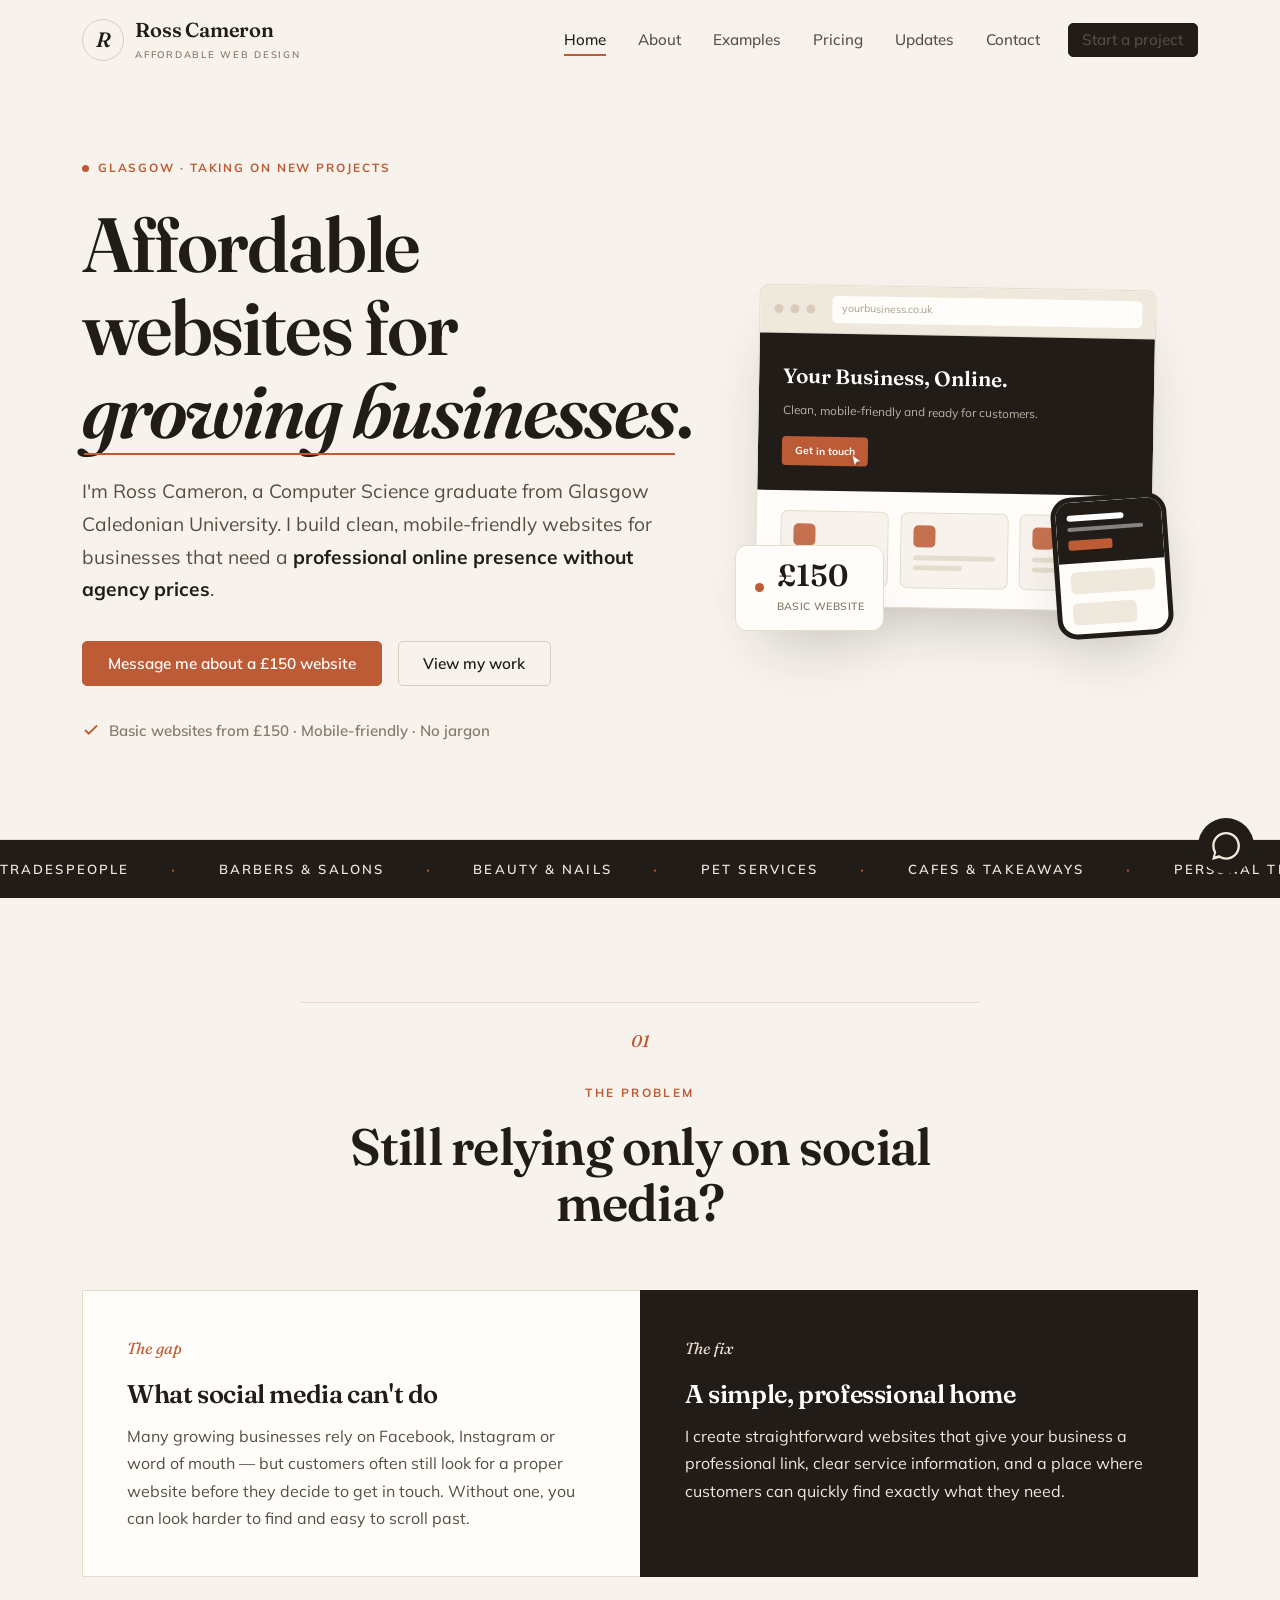
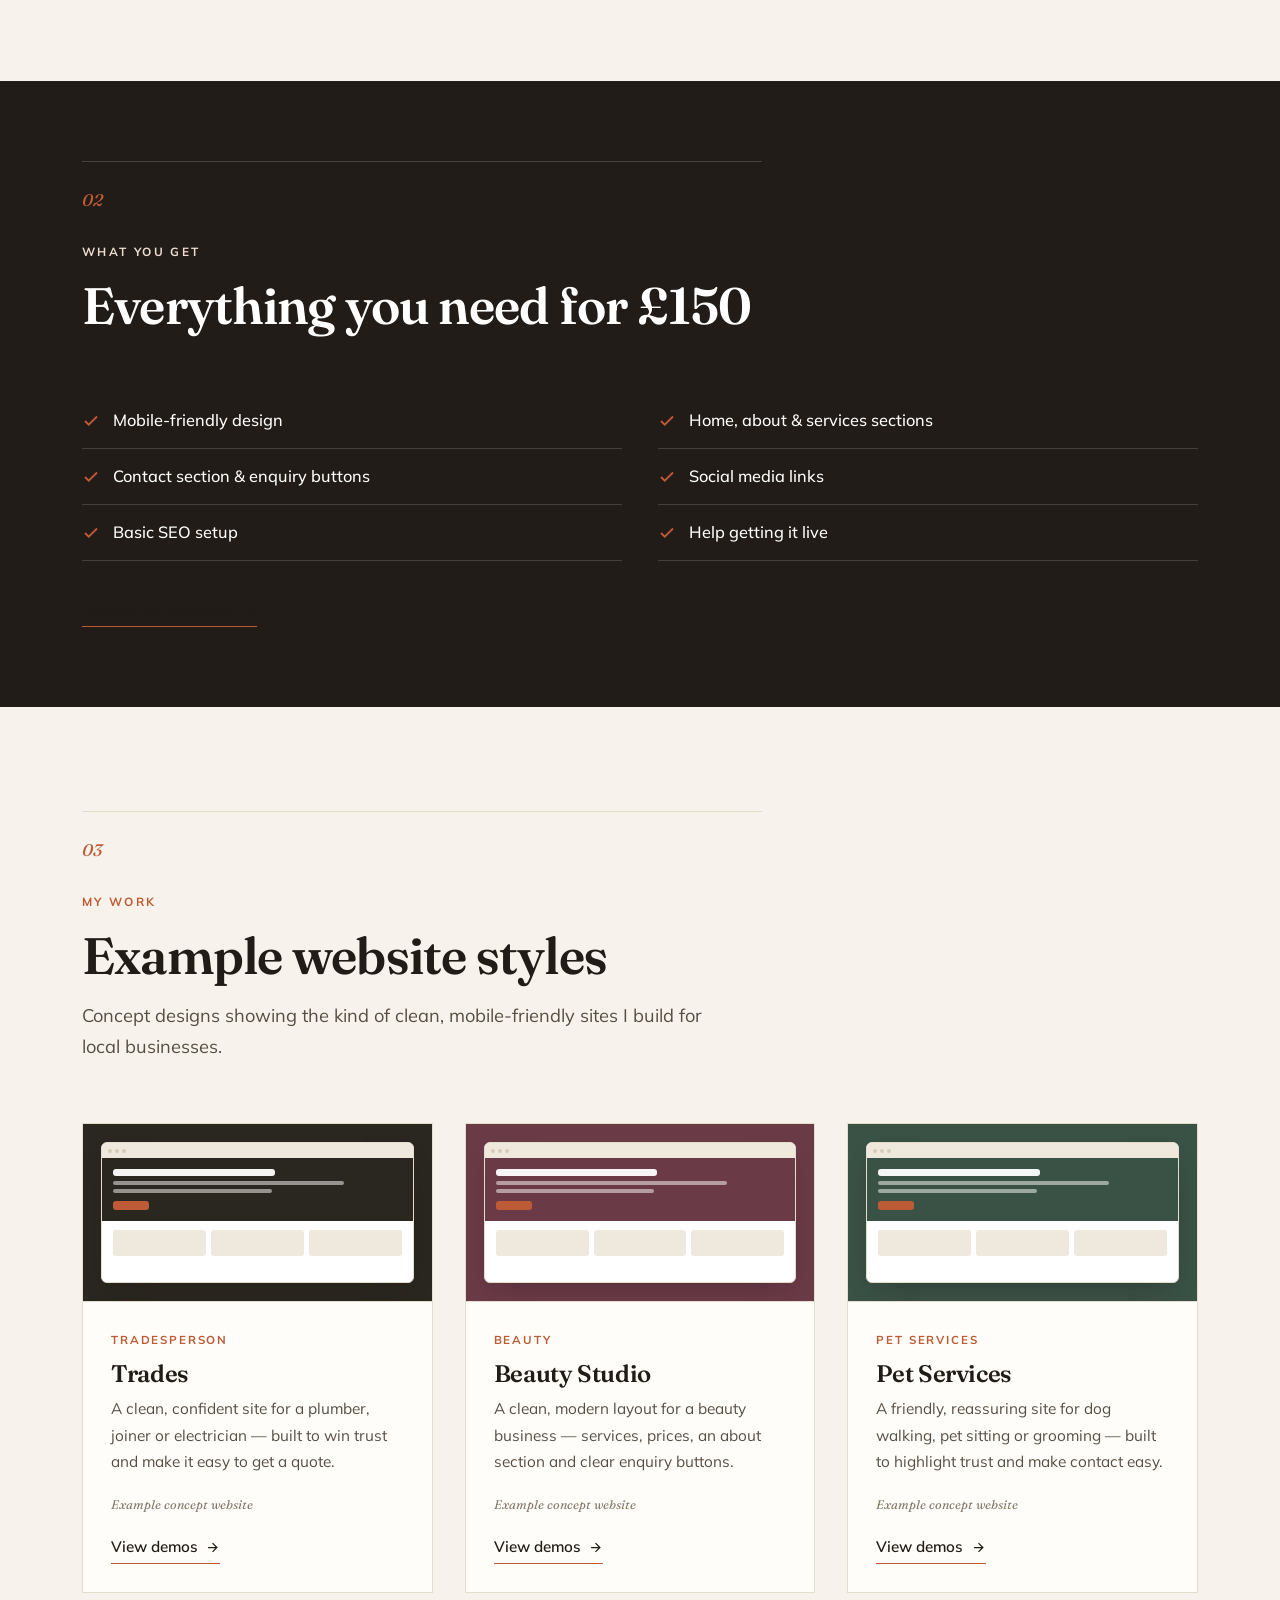
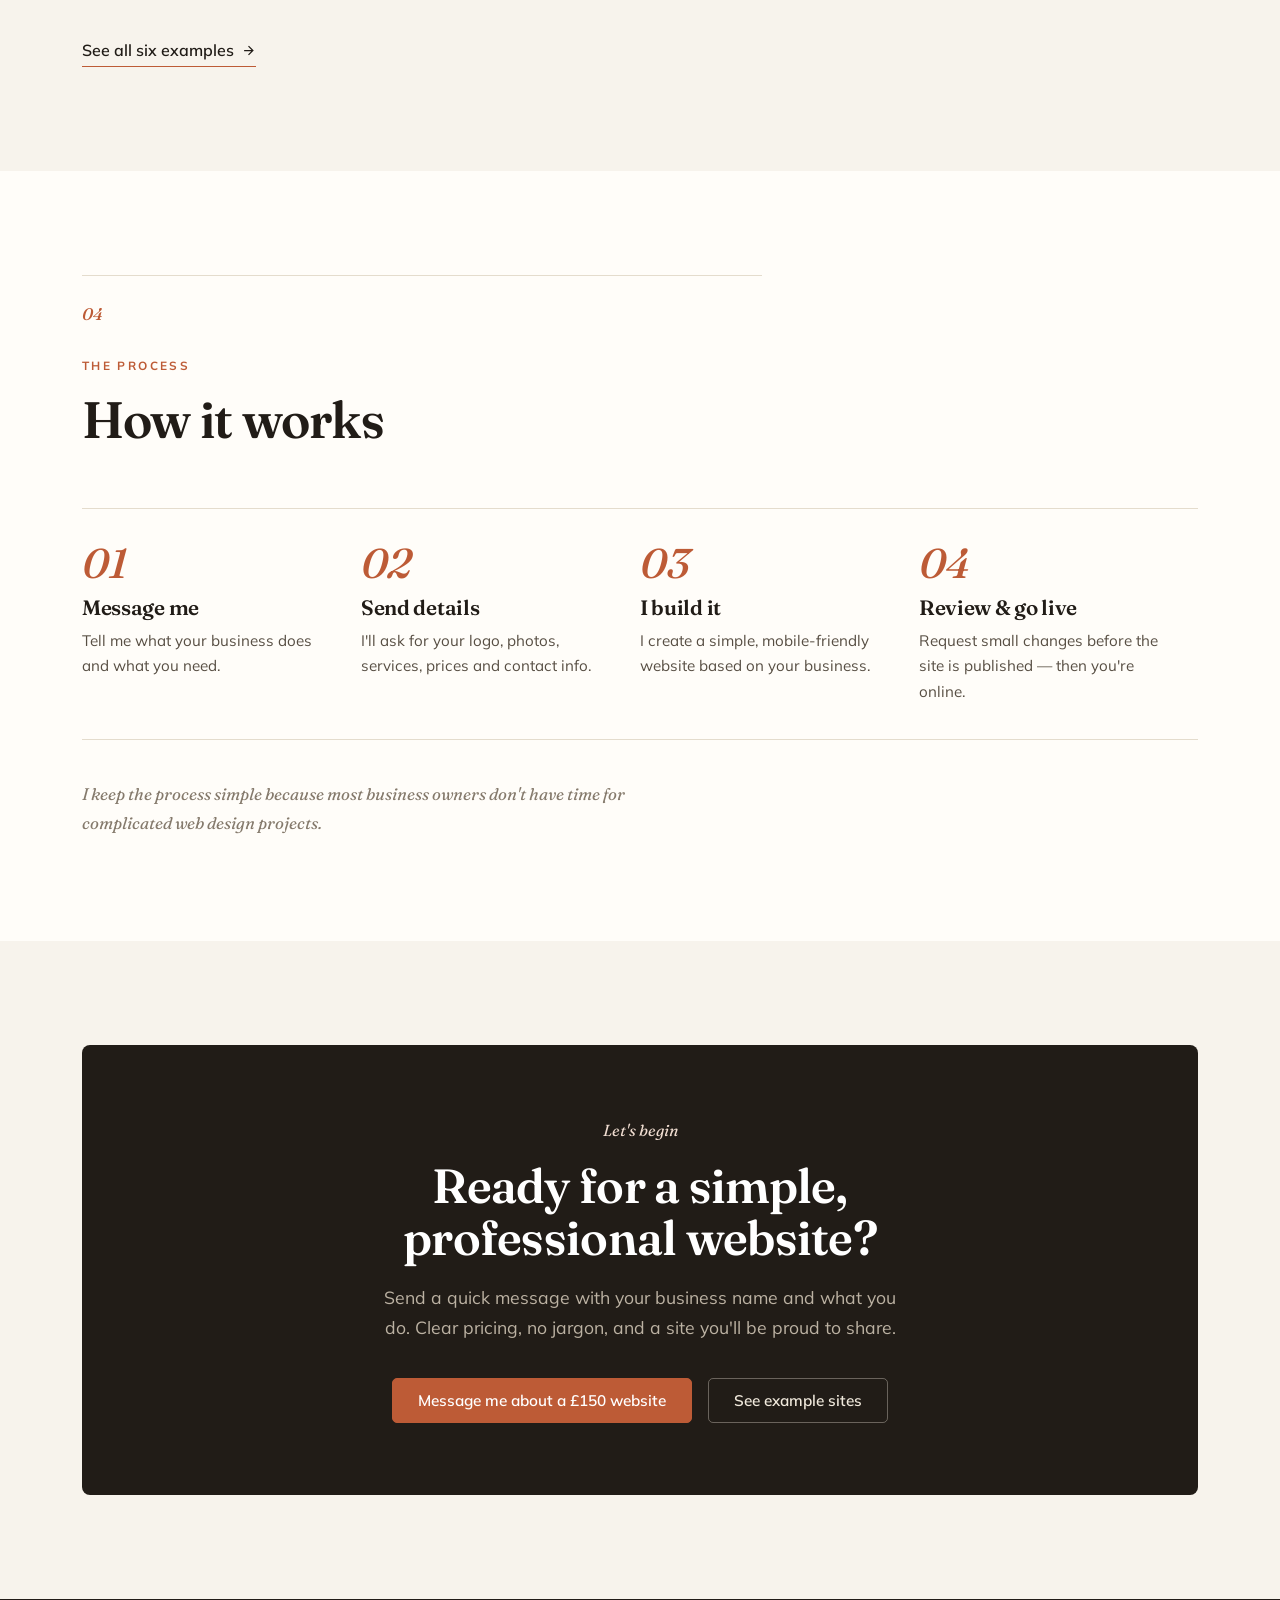
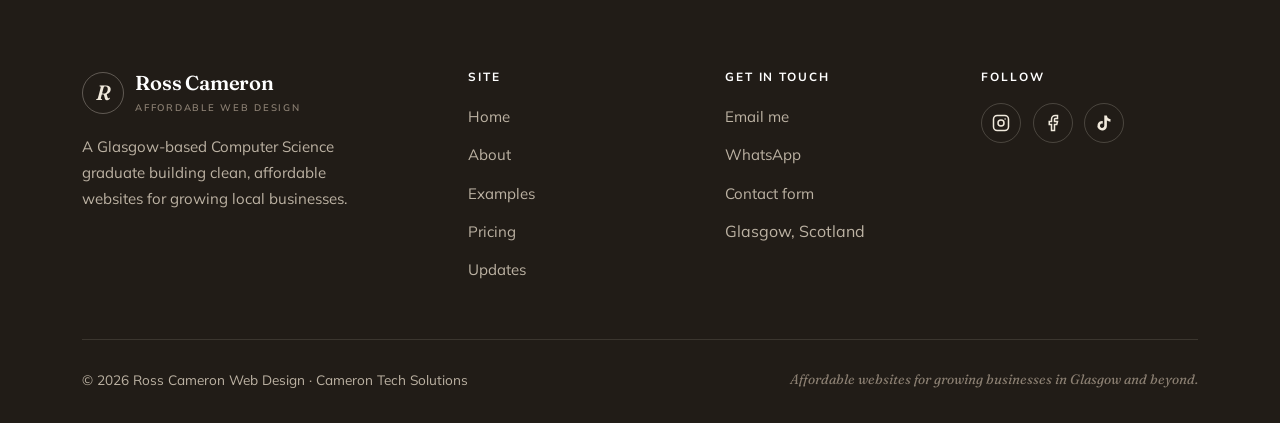
<file: index.html>
<!DOCTYPE html>
<html lang="en-GB">
<head>
<meta charset="UTF-8">
<meta name="viewport" content="width=device-width, initial-scale=1.0">
<title>Affordable Web Design Glasgow | Ross Cameron Web Design</title>
<meta name="description" content="Ross Cameron builds affordable, mobile-friendly websites for growing businesses in Glasgow and beyond. Basic websites from £150 with clear pricing and a simple process.">
<meta name="author" content="Ross Cameron">
<meta property="og:type" content="website">
<meta property="og:title" content="Affordable Web Design Glasgow | Ross Cameron Web Design">
<meta property="og:description" content="Ross Cameron builds affordable, mobile-friendly websites for growing businesses in Glasgow and beyond. Basic websites from £150 with clear pricing and a simple process.">
<meta property="og:locale" content="en_GB">
<meta property="og:image" content="https://rosscameronwebdesign.co.uk/og-image.png">
<meta name="twitter:card" content="summary_large_image">
<link rel="icon" href="data:image/svg+xml,%3Csvg xmlns='http://www.w3.org/2000/svg' viewBox='0 0 100 100'%3E%3Crect width='100' height='100' rx='50' fill='%23F7F3EC'/%3E%3Ctext x='50' y='72' font-family='Georgia,serif' font-style='italic' font-size='60' fill='%23211C17' text-anchor='middle'%3ER%3C/text%3E%3C/svg%3E">
<link rel="preconnect" href="https://fonts.googleapis.com">
<link rel="preconnect" href="https://fonts.gstatic.com" crossorigin>
<link href="https://fonts.googleapis.com/css2?family=Fraunces:opsz,wght@9..144,400;9..144,500;9..144,600;9..144,700&family=Mulish:wght@400;500;600;700&display=swap" rel="stylesheet">
<link rel="stylesheet" href="styles.css">
</head>
<body>
<header class="nav" id="nav">
  <div class="nav-inner">
    <a href="index.html" class="brand" aria-label="Ross Cameron Web Design home">
      <span class="logo">R</span>
      <span><span class="name">Ross Cameron</span><small>Affordable Web Design</small></span>
    </a>
    <ul class="nav-links" id="navLinks">
      <li><a href="index.html" class="active">Home</a></li><li><a href="about.html">About</a></li><li><a href="examples.html">Examples</a></li><li><a href="pricing.html">Pricing</a></li><li><a href="updates.html">Updates</a></li><li><a href="contact.html">Contact</a></li>
      <li class="nav-cta"><a href="contact.html" class="btn btn-primary">Start a project</a></li>
    </ul>
    <button class="hamburger" id="hamburger" aria-label="Toggle menu" aria-expanded="false"><span></span><span></span><span></span></button>
  </div>
</header>
<section class="hero">
  <div class="wrap">
    <div class="hero-grid">
      <div class="reveal">
        <span class="tagpill"><span class="dot"></span>Glasgow · Taking on new projects</span>
        <h1>Affordable websites for <span class="mark">growing businesses</span>.</h1>
        <p class="lead">I'm Ross Cameron, a Computer Science graduate from Glasgow Caledonian University. I build clean, mobile-friendly websites for businesses that need a <b>professional online presence without agency prices</b>.</p>
        <div class="hero-cta">
          <a href="contact.html" class="btn btn-accent">Message me about a £150 website</a>
          <a href="examples.html" class="btn btn-line">View my work</a>
        </div>
        <div class="trust-line"><svg width="18" height="18" viewBox="0 0 24 24" fill="none" stroke="currentColor" stroke-width="2.4"><polyline points="20 6 9 17 4 12"/></svg> Basic websites from £150 · Mobile-friendly · No jargon</div>
      </div>
      <div class="hero-visual reveal">
        <div class="browser">
          <div class="browser-bar"><span class="bd"></span><span class="bd"></span><span class="bd"></span><span class="url">yourbusiness.co.uk</span></div>
          <div class="mock-hero"><div class="mt">Your Business, Online.</div><div class="ms">Clean, mobile-friendly and ready for customers.</div><span class="mock-btn">Get in touch</span><span class="mock-cursor" aria-hidden="true"><svg viewBox="0 0 24 24" fill="currentColor"><path d="M4 2l4 16 3-6 6-1z"/></svg></span></div>
          <div class="mock-row">
            <div class="mock-card"><div class="ico"></div><div class="ln"></div><div class="ln s"></div></div>
            <div class="mock-card"><div class="ico"></div><div class="ln"></div><div class="ln s"></div></div>
            <div class="mock-card"><div class="ico"></div><div class="ln"></div><div class="ln s"></div></div>
          </div>
        </div>
        <div class="phone-mock" aria-hidden="true">
          <div class="phone-screen">
            <div class="pm-hero"><div class="pm-t"></div><div class="pm-s"></div><span class="pm-btn"></span></div>
            <div class="pm-card"></div>
            <div class="pm-card"></div>
          </div>
        </div>
        <div class="badge-float"><span class="dotmark"></span><div><span class="pt">£150</span><small>Basic website</small></div></div>
      </div>
    </div>
  </div>
</section>

<div class="marquee" aria-hidden="true"><div class="marquee-track">
  <span>Tradespeople</span><span>Barbers &amp; salons</span><span>Beauty &amp; nails</span><span>Pet services</span><span>Cafes &amp; takeaways</span><span>Personal trainers</span><span>Cleaners</span><span>Local sellers</span>
  <span>Tradespeople</span><span>Barbers &amp; salons</span><span>Beauty &amp; nails</span><span>Pet services</span><span>Cafes &amp; takeaways</span><span>Personal trainers</span><span>Cleaners</span><span>Local sellers</span>
</div></div>

<section class="section">
  <div class="wrap">
    <div class="section-head center reveal"><span class="sec-no">01</span><span class="eyebrow">The problem</span><h2 class="sec-title">Still relying only on social media?</h2></div>
    <div class="ps-grid">
      <div class="ps-card problem reveal"><span class="tag">The gap</span><h3>What social media can't do</h3><p>Many growing businesses rely on Facebook, Instagram or word of mouth — but customers often still look for a proper website before they decide to get in touch. Without one, you can look harder to find and easy to scroll past.</p></div>
      <div class="ps-card solution reveal"><span class="tag">The fix</span><h3>A simple, professional home</h3><p>I create straightforward websites that give your business a professional link, clear service information, and a place where customers can quickly find exactly what they need.</p></div>
    </div>
  </div>
</section>

<section class="section dark tight">
  <div class="wrap">
    <div class="section-head reveal"><span class="sec-no">02</span><span class="eyebrow">What you get</span><h2 class="sec-title">Everything you need for £150</h2></div>
    <ul class="inc-list reveal">
      <li><span class="ck"><svg width="18" height="18" viewBox="0 0 24 24" fill="none" stroke="currentColor" stroke-width="2.4"><polyline points="20 6 9 17 4 12"/></svg></span> Mobile-friendly design</li>
      <li><span class="ck"><svg width="18" height="18" viewBox="0 0 24 24" fill="none" stroke="currentColor" stroke-width="2.4"><polyline points="20 6 9 17 4 12"/></svg></span> Home, about &amp; services sections</li>
      <li><span class="ck"><svg width="18" height="18" viewBox="0 0 24 24" fill="none" stroke="currentColor" stroke-width="2.4"><polyline points="20 6 9 17 4 12"/></svg></span> Contact section &amp; enquiry buttons</li>
      <li><span class="ck"><svg width="18" height="18" viewBox="0 0 24 24" fill="none" stroke="currentColor" stroke-width="2.4"><polyline points="20 6 9 17 4 12"/></svg></span> Social media links</li>
      <li><span class="ck"><svg width="18" height="18" viewBox="0 0 24 24" fill="none" stroke="currentColor" stroke-width="2.4"><polyline points="20 6 9 17 4 12"/></svg></span> Basic SEO setup</li>
      <li><span class="ck"><svg width="18" height="18" viewBox="0 0 24 24" fill="none" stroke="currentColor" stroke-width="2.4"><polyline points="20 6 9 17 4 12"/></svg></span> Help getting it live</li>
    </ul>
    <div style="margin-top:36px" class="reveal"><a href="pricing.html" class="tlink">See the full package <svg width="15" height="15" viewBox="0 0 24 24" fill="none" stroke="currentColor" stroke-width="2"><path d="M5 12h14M12 5l7 7-7 7"/></svg></a></div>
  </div>
</section>

<section class="section">
  <div class="wrap">
    <div class="section-head reveal"><span class="sec-no">03</span><span class="eyebrow">My work</span><h2 class="sec-title">Example website styles</h2><p class="sec-sub">Concept designs showing the kind of clean, mobile-friendly sites I build for local businesses.</p></div>
    <div class="ex-grid">
      <div class="ex-card reveal"><div class="ex-thumb tag-trades"><div class="mini"><div class="mini-bar"><i></i><i></i><i></i></div><div class="mini-hero tag-trades"><div class="t"></div><div class="s"></div><div class="s" style="width:55%"></div><div class="b"></div></div><div class="mini-cards"><div class="c"></div><div class="c"></div><div class="c"></div></div></div></div><div class="ex-body"><div class="ex-kicker">Tradesperson</div><h3>Trades</h3><p>A clean, confident site for a plumber, joiner or electrician — built to win trust and make it easy to get a quote.</p><span class="concept">Example concept website</span><a href="examples.html" class="view-demo">View demos <svg width="15" height="15" viewBox="0 0 24 24" fill="none" stroke="currentColor" stroke-width="2"><path d="M5 12h14M12 5l7 7-7 7"/></svg></a></div></div>
      <div class="ex-card reveal"><div class="ex-thumb tag-beauty"><div class="mini"><div class="mini-bar"><i></i><i></i><i></i></div><div class="mini-hero tag-beauty"><div class="t"></div><div class="s"></div><div class="s" style="width:55%"></div><div class="b"></div></div><div class="mini-cards"><div class="c"></div><div class="c"></div><div class="c"></div></div></div></div><div class="ex-body"><div class="ex-kicker">Beauty</div><h3>Beauty Studio</h3><p>A clean, modern layout for a beauty business — services, prices, an about section and clear enquiry buttons.</p><span class="concept">Example concept website</span><a href="examples.html" class="view-demo">View demos <svg width="15" height="15" viewBox="0 0 24 24" fill="none" stroke="currentColor" stroke-width="2"><path d="M5 12h14M12 5l7 7-7 7"/></svg></a></div></div>
      <div class="ex-card reveal"><div class="ex-thumb tag-pet"><div class="mini"><div class="mini-bar"><i></i><i></i><i></i></div><div class="mini-hero tag-pet"><div class="t"></div><div class="s"></div><div class="s" style="width:55%"></div><div class="b"></div></div><div class="mini-cards"><div class="c"></div><div class="c"></div><div class="c"></div></div></div></div><div class="ex-body"><div class="ex-kicker">Pet services</div><h3>Pet Services</h3><p>A friendly, reassuring site for dog walking, pet sitting or grooming — built to highlight trust and make contact easy.</p><span class="concept">Example concept website</span><a href="examples.html" class="view-demo">View demos <svg width="15" height="15" viewBox="0 0 24 24" fill="none" stroke="currentColor" stroke-width="2"><path d="M5 12h14M12 5l7 7-7 7"/></svg></a></div></div>
    </div>
    <div style="margin-top:44px" class="reveal"><a href="examples.html" class="tlink">See all six examples <svg width="15" height="15" viewBox="0 0 24 24" fill="none" stroke="currentColor" stroke-width="2"><path d="M5 12h14M12 5l7 7-7 7"/></svg></a></div>
  </div>
</section>

<section class="section" style="background:var(--card)">
  <div class="wrap">
    <div class="section-head reveal"><span class="sec-no">04</span><span class="eyebrow">The process</span><h2 class="sec-title">How it works</h2></div>
    <div class="steps reveal">
      <div class="step"><div class="num">01</div><h3>Message me</h3><p>Tell me what your business does and what you need.</p></div>
      <div class="step"><div class="num">02</div><h3>Send details</h3><p>I'll ask for your logo, photos, services, prices and contact info.</p></div>
      <div class="step"><div class="num">03</div><h3>I build it</h3><p>I create a simple, mobile-friendly website based on your business.</p></div>
      <div class="step"><div class="num">04</div><h3>Review &amp; go live</h3><p>Request small changes before the site is published — then you're online.</p></div>
    </div>
    <p class="proc-note reveal">I keep the process simple because most business owners don't have time for complicated web design projects.</p>
  </div>
</section>

<section class="section">
  <div class="wrap">
    <div class="cta-band reveal">
      <span class="em">Let's begin</span>
      <h2>Ready for a simple, professional website?</h2>
      <p>Send a quick message with your business name and what you do. Clear pricing, no jargon, and a site you'll be proud to share.</p>
      <div class="btns">
        <a href="contact.html" class="btn btn-accent">Message me about a £150 website</a>
        <a href="examples.html" class="btn btn-ghost">See example sites</a>
      </div>
    </div>
  </div>
</section>
<footer>
  <div class="wrap">
    <div class="foot-grid">
      <div class="foot-brand">
        <div class="brand"><span class="logo">R</span><span><span class="name">Ross Cameron</span><small>Affordable Web Design</small></span></div>
        <p>A Glasgow-based Computer Science graduate building clean, affordable websites for growing local businesses.</p>
      </div>
      <div class="foot-col"><h4>Site</h4><ul>
        <li><a href="index.html">Home</a></li><li><a href="about.html">About</a></li>
        <li><a href="examples.html">Examples</a></li><li><a href="pricing.html">Pricing</a></li>
        <li><a href="updates.html">Updates</a></li></ul></div>
      <div class="foot-col"><h4>Get in touch</h4><ul>
        <li><a href="mailto:hello@rosscameronwebdesign.co.uk">Email me</a></li>
        <li><a href="https://wa.me/447000000000" target="_blank" rel="noopener">WhatsApp</a></li>
        <li><a href="contact.html">Contact form</a></li>
        <li>Glasgow, Scotland</li></ul></div>
      <div class="foot-col"><h4>Follow</h4><div class="socials">
        <a href="#" aria-label="Instagram"><svg width="18" height="18" viewBox="0 0 24 24" fill="none" stroke="currentColor" stroke-width="2"><rect x="2" y="2" width="20" height="20" rx="5"/><circle cx="12" cy="12" r="4"/><circle cx="17.5" cy="6.5" r="1" fill="currentColor" stroke="none"/></svg></a>
        <a href="#" aria-label="Facebook"><svg width="18" height="18" viewBox="0 0 24 24" fill="none" stroke="currentColor" stroke-width="2"><path d="M18 2h-3a5 5 0 0 0-5 5v3H7v4h3v8h4v-8h3l1-4h-4V7a1 1 0 0 1 1-1h3z"/></svg></a>
        <a href="#" aria-label="TikTok"><svg width="18" height="18" viewBox="0 0 24 24" fill="currentColor"><path d="M19.59 6.69a4.83 4.83 0 0 1-3.77-4.25V2h-3.45v13.67a2.89 2.89 0 0 1-5.2 1.74 2.89 2.89 0 0 1 2.31-4.64 2.93 2.93 0 0 1 .88.13V9.4a6.84 6.84 0 0 0-1-.05A6.33 6.33 0 0 0 5 20.1a6.34 6.34 0 0 0 10.86-4.43V8.69a8.16 8.16 0 0 0 4.77 1.52v-3.4a4.85 4.85 0 0 1-1.04-.12z"/></svg></a>
      </div></div>
    </div>
    <div class="foot-bottom">
      <span>© 2026 Ross Cameron Web Design · Cameron Tech Solutions</span>
      <span class="made">Affordable websites for growing businesses in Glasgow and beyond.</span>
    </div>
  </div>
</footer>
<a href="https://wa.me/447000000000?text=Hi%20Ross%2C%20I'm%20interested%20in%20a%20%C2%A3150%20website." target="_blank" rel="noopener" class="wa-float" aria-label="Message on WhatsApp">
  <svg width="28" height="28" viewBox="0 0 24 24" fill="currentColor"><path d="M.057 24l1.687-6.163a11.867 11.867 0 0 1-1.587-5.946C.16 5.335 5.495 0 12.05 0a11.82 11.82 0 0 1 8.413 3.488 11.82 11.82 0 0 1 3.48 8.414c-.003 6.557-5.338 11.892-11.893 11.892a11.9 11.9 0 0 1-5.688-1.448L.057 24zm6.597-3.807c1.676.995 3.276 1.591 5.392 1.592 5.448 0 9.886-4.434 9.889-9.885.002-5.462-4.415-9.89-9.881-9.892-5.452 0-9.887 4.434-9.889 9.884a9.86 9.86 0 0 0 1.515 5.26l-.999 3.648 3.973-1.039z"/></svg>
</a>

<script src="script.js"></script>
</body>
</html>
</file>
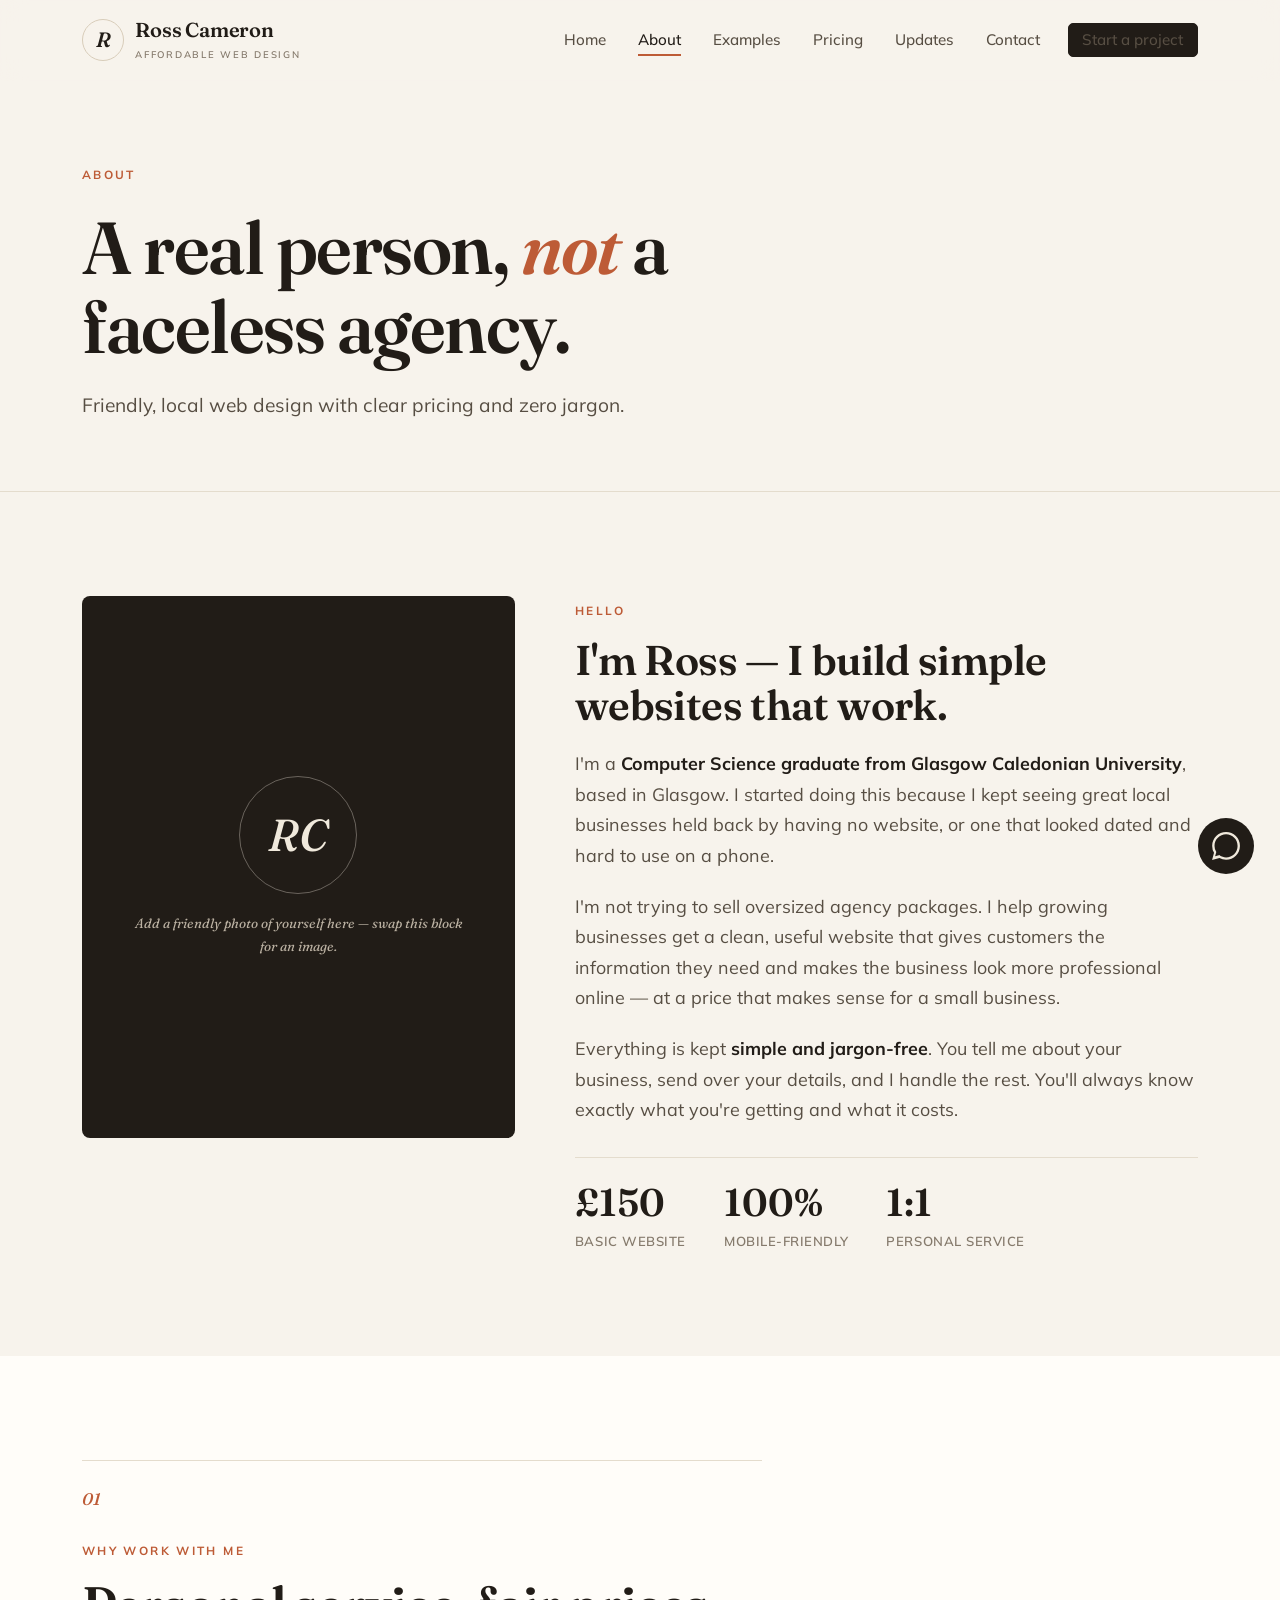
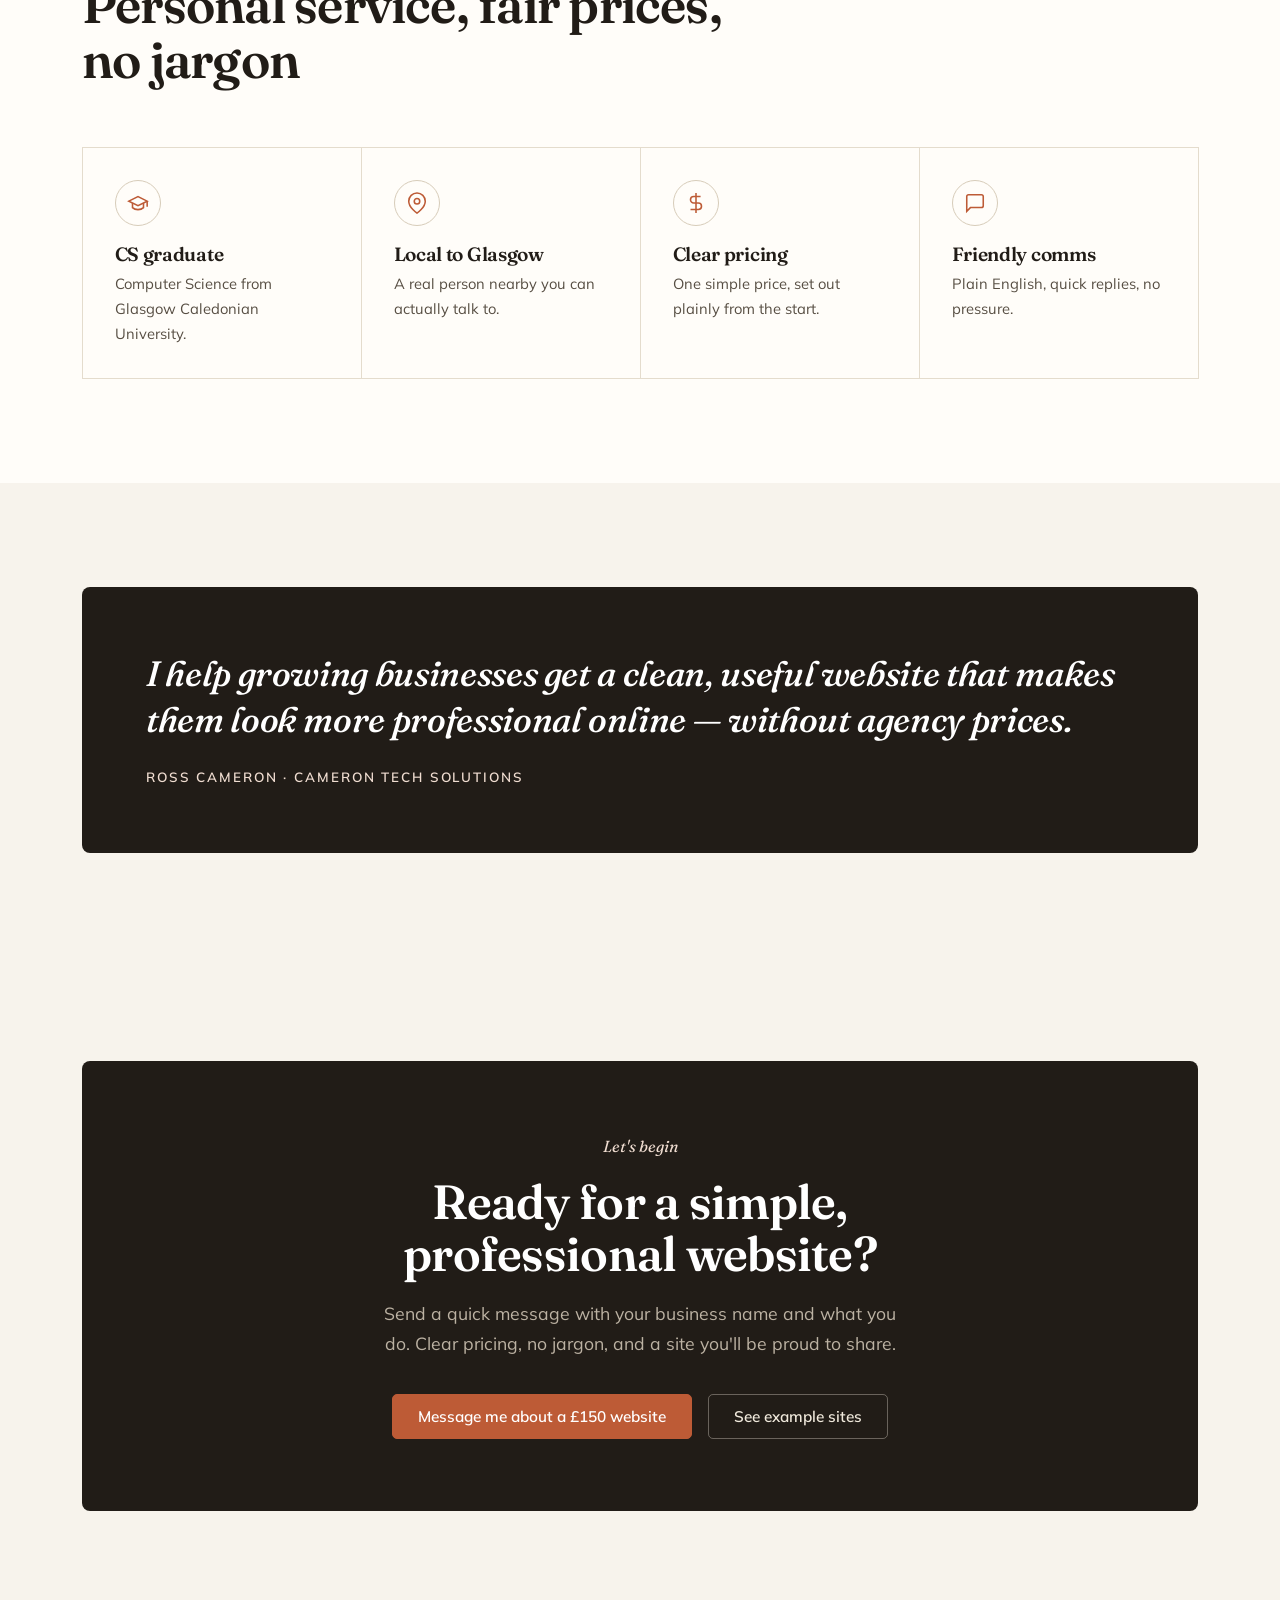
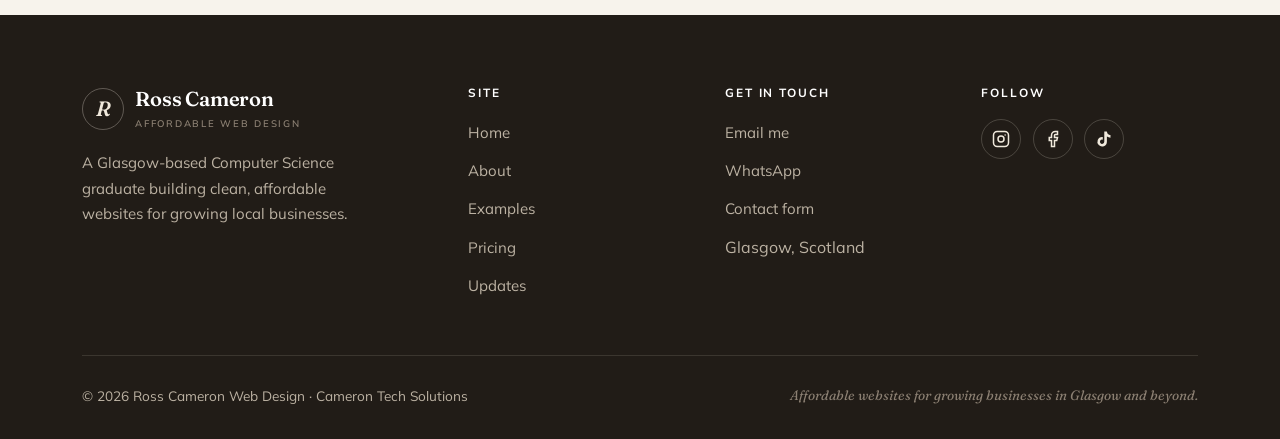
<file: about.html>
<!DOCTYPE html>
<html lang="en-GB">
<head>
<meta charset="UTF-8">
<meta name="viewport" content="width=device-width, initial-scale=1.0">
<title>About Ross Cameron | Affordable Web Design Glasgow</title>
<meta name="description" content="Ross Cameron is a Glasgow-based Computer Science graduate building affordable, no-jargon websites for growing local businesses.">
<meta name="author" content="Ross Cameron">
<meta property="og:type" content="website">
<meta property="og:title" content="About Ross Cameron | Affordable Web Design Glasgow">
<meta property="og:description" content="Ross Cameron is a Glasgow-based Computer Science graduate building affordable, no-jargon websites for growing local businesses.">
<meta property="og:locale" content="en_GB">
<meta property="og:image" content="https://rosscameronwebdesign.co.uk/og-image.png">
<meta name="twitter:card" content="summary_large_image">
<link rel="icon" href="data:image/svg+xml,%3Csvg xmlns='http://www.w3.org/2000/svg' viewBox='0 0 100 100'%3E%3Crect width='100' height='100' rx='50' fill='%23F7F3EC'/%3E%3Ctext x='50' y='72' font-family='Georgia,serif' font-style='italic' font-size='60' fill='%23211C17' text-anchor='middle'%3ER%3C/text%3E%3C/svg%3E">
<link rel="preconnect" href="https://fonts.googleapis.com">
<link rel="preconnect" href="https://fonts.gstatic.com" crossorigin>
<link href="https://fonts.googleapis.com/css2?family=Fraunces:opsz,wght@9..144,400;9..144,500;9..144,600;9..144,700&family=Mulish:wght@400;500;600;700&display=swap" rel="stylesheet">
<link rel="stylesheet" href="styles.css">
</head>
<body>
<header class="nav" id="nav">
  <div class="nav-inner">
    <a href="index.html" class="brand" aria-label="Ross Cameron Web Design home">
      <span class="logo">R</span>
      <span><span class="name">Ross Cameron</span><small>Affordable Web Design</small></span>
    </a>
    <ul class="nav-links" id="navLinks">
      <li><a href="index.html">Home</a></li><li><a href="about.html" class="active">About</a></li><li><a href="examples.html">Examples</a></li><li><a href="pricing.html">Pricing</a></li><li><a href="updates.html">Updates</a></li><li><a href="contact.html">Contact</a></li>
      <li class="nav-cta"><a href="contact.html" class="btn btn-primary">Start a project</a></li>
    </ul>
    <button class="hamburger" id="hamburger" aria-label="Toggle menu" aria-expanded="false"><span></span><span></span><span></span></button>
  </div>
</header>
<section class="page-hero"><div class="wrap"><div class="crumb">About</div><h1>A real person, <em>not</em> a faceless agency.</h1><p>Friendly, local web design with clear pricing and zero jargon.</p></div></section>

<section class="section">
  <div class="wrap">
    <div class="about-grid">
      <div class="about-photo reveal"><div class="avatar">RC</div><p class="ph-note">Add a friendly photo of yourself here — swap this block for an image.</p></div>
      <div class="about-body reveal">
        <span class="eyebrow">Hello</span>
        <h2>I'm Ross — I build simple websites that work.</h2>
        <p>I'm a <b>Computer Science graduate from Glasgow Caledonian University</b>, based in Glasgow. I started doing this because I kept seeing great local businesses held back by having no website, or one that looked dated and hard to use on a phone.</p>
        <p>I'm not trying to sell oversized agency packages. I help growing businesses get a clean, useful website that gives customers the information they need and makes the business look more professional online — at a price that makes sense for a small business.</p>
        <p>Everything is kept <b>simple and jargon-free</b>. You tell me about your business, send over your details, and I handle the rest. You'll always know exactly what you're getting and what it costs.</p>
        <div class="about-stats">
          <div class="st"><div class="n">£150</div><div class="lbl">Basic website</div></div>
          <div class="st"><div class="n">100%</div><div class="lbl">Mobile-friendly</div></div>
          <div class="st"><div class="n">1:1</div><div class="lbl">Personal service</div></div>
        </div>
      </div>
    </div>
  </div>
</section>

<section class="section" style="background:var(--card)">
  <div class="wrap">
    <div class="section-head reveal"><span class="sec-no">01</span><span class="eyebrow">Why work with me</span><h2 class="sec-title">Personal service, fair prices, no jargon</h2></div>
    <div class="why-grid">
      <div class="why-item reveal"><div class="ic"><svg width="22" height="22" viewBox="0 0 24 24" fill="none" stroke="currentColor" stroke-width="1.7"><path d="M22 10v6M2 10l10-5 10 5-10 5z"/><path d="M6 12v5c3 3 9 3 12 0v-5"/></svg></div><h4>CS graduate</h4><p>Computer Science from Glasgow Caledonian University.</p></div>
      <div class="why-item reveal"><div class="ic"><svg width="22" height="22" viewBox="0 0 24 24" fill="none" stroke="currentColor" stroke-width="1.7"><path d="M21 10c0 7-9 13-9 13s-9-6-9-13a9 9 0 0 1 18 0z"/><circle cx="12" cy="10" r="3"/></svg></div><h4>Local to Glasgow</h4><p>A real person nearby you can actually talk to.</p></div>
      <div class="why-item reveal"><div class="ic"><svg width="22" height="22" viewBox="0 0 24 24" fill="none" stroke="currentColor" stroke-width="1.7"><line x1="12" y1="1" x2="12" y2="23"/><path d="M17 5H9.5a3.5 3.5 0 0 0 0 7h5a3.5 3.5 0 0 1 0 7H6"/></svg></div><h4>Clear pricing</h4><p>One simple price, set out plainly from the start.</p></div>
      <div class="why-item reveal"><div class="ic"><svg width="22" height="22" viewBox="0 0 24 24" fill="none" stroke="currentColor" stroke-width="1.7"><path d="M21 15a2 2 0 0 1-2 2H7l-4 4V5a2 2 0 0 1 2-2h14a2 2 0 0 1 2 2z"/></svg></div><h4>Friendly comms</h4><p>Plain English, quick replies, no pressure.</p></div>
    </div>
  </div>
</section>

<section class="section">
  <div class="wrap"><div class="quote-band reveal"><p>I help growing businesses get a clean, useful website that makes them look more professional online — without agency prices.</p><span class="sig">Ross Cameron · Cameron Tech Solutions</span></div></div>
</section>

<section class="section">
  <div class="wrap">
    <div class="cta-band reveal">
      <span class="em">Let's begin</span>
      <h2>Ready for a simple, professional website?</h2>
      <p>Send a quick message with your business name and what you do. Clear pricing, no jargon, and a site you'll be proud to share.</p>
      <div class="btns">
        <a href="contact.html" class="btn btn-accent">Message me about a £150 website</a>
        <a href="examples.html" class="btn btn-ghost">See example sites</a>
      </div>
    </div>
  </div>
</section>
<footer>
  <div class="wrap">
    <div class="foot-grid">
      <div class="foot-brand">
        <div class="brand"><span class="logo">R</span><span><span class="name">Ross Cameron</span><small>Affordable Web Design</small></span></div>
        <p>A Glasgow-based Computer Science graduate building clean, affordable websites for growing local businesses.</p>
      </div>
      <div class="foot-col"><h4>Site</h4><ul>
        <li><a href="index.html">Home</a></li><li><a href="about.html">About</a></li>
        <li><a href="examples.html">Examples</a></li><li><a href="pricing.html">Pricing</a></li>
        <li><a href="updates.html">Updates</a></li></ul></div>
      <div class="foot-col"><h4>Get in touch</h4><ul>
        <li><a href="mailto:hello@rosscameronwebdesign.co.uk">Email me</a></li>
        <li><a href="https://wa.me/447000000000" target="_blank" rel="noopener">WhatsApp</a></li>
        <li><a href="contact.html">Contact form</a></li>
        <li>Glasgow, Scotland</li></ul></div>
      <div class="foot-col"><h4>Follow</h4><div class="socials">
        <a href="#" aria-label="Instagram"><svg width="18" height="18" viewBox="0 0 24 24" fill="none" stroke="currentColor" stroke-width="2"><rect x="2" y="2" width="20" height="20" rx="5"/><circle cx="12" cy="12" r="4"/><circle cx="17.5" cy="6.5" r="1" fill="currentColor" stroke="none"/></svg></a>
        <a href="#" aria-label="Facebook"><svg width="18" height="18" viewBox="0 0 24 24" fill="none" stroke="currentColor" stroke-width="2"><path d="M18 2h-3a5 5 0 0 0-5 5v3H7v4h3v8h4v-8h3l1-4h-4V7a1 1 0 0 1 1-1h3z"/></svg></a>
        <a href="#" aria-label="TikTok"><svg width="18" height="18" viewBox="0 0 24 24" fill="currentColor"><path d="M19.59 6.69a4.83 4.83 0 0 1-3.77-4.25V2h-3.45v13.67a2.89 2.89 0 0 1-5.2 1.74 2.89 2.89 0 0 1 2.31-4.64 2.93 2.93 0 0 1 .88.13V9.4a6.84 6.84 0 0 0-1-.05A6.33 6.33 0 0 0 5 20.1a6.34 6.34 0 0 0 10.86-4.43V8.69a8.16 8.16 0 0 0 4.77 1.52v-3.4a4.85 4.85 0 0 1-1.04-.12z"/></svg></a>
      </div></div>
    </div>
    <div class="foot-bottom">
      <span>© 2026 Ross Cameron Web Design · Cameron Tech Solutions</span>
      <span class="made">Affordable websites for growing businesses in Glasgow and beyond.</span>
    </div>
  </div>
</footer>
<a href="https://wa.me/447000000000?text=Hi%20Ross%2C%20I'm%20interested%20in%20a%20%C2%A3150%20website." target="_blank" rel="noopener" class="wa-float" aria-label="Message on WhatsApp">
  <svg width="28" height="28" viewBox="0 0 24 24" fill="currentColor"><path d="M.057 24l1.687-6.163a11.867 11.867 0 0 1-1.587-5.946C.16 5.335 5.495 0 12.05 0a11.82 11.82 0 0 1 8.413 3.488 11.82 11.82 0 0 1 3.48 8.414c-.003 6.557-5.338 11.892-11.893 11.892a11.9 11.9 0 0 1-5.688-1.448L.057 24zm6.597-3.807c1.676.995 3.276 1.591 5.392 1.592 5.448 0 9.886-4.434 9.889-9.885.002-5.462-4.415-9.89-9.881-9.892-5.452 0-9.887 4.434-9.889 9.884a9.86 9.86 0 0 0 1.515 5.26l-.999 3.648 3.973-1.039z"/></svg>
</a>

<script src="script.js"></script>
</body>
</html>
</file>
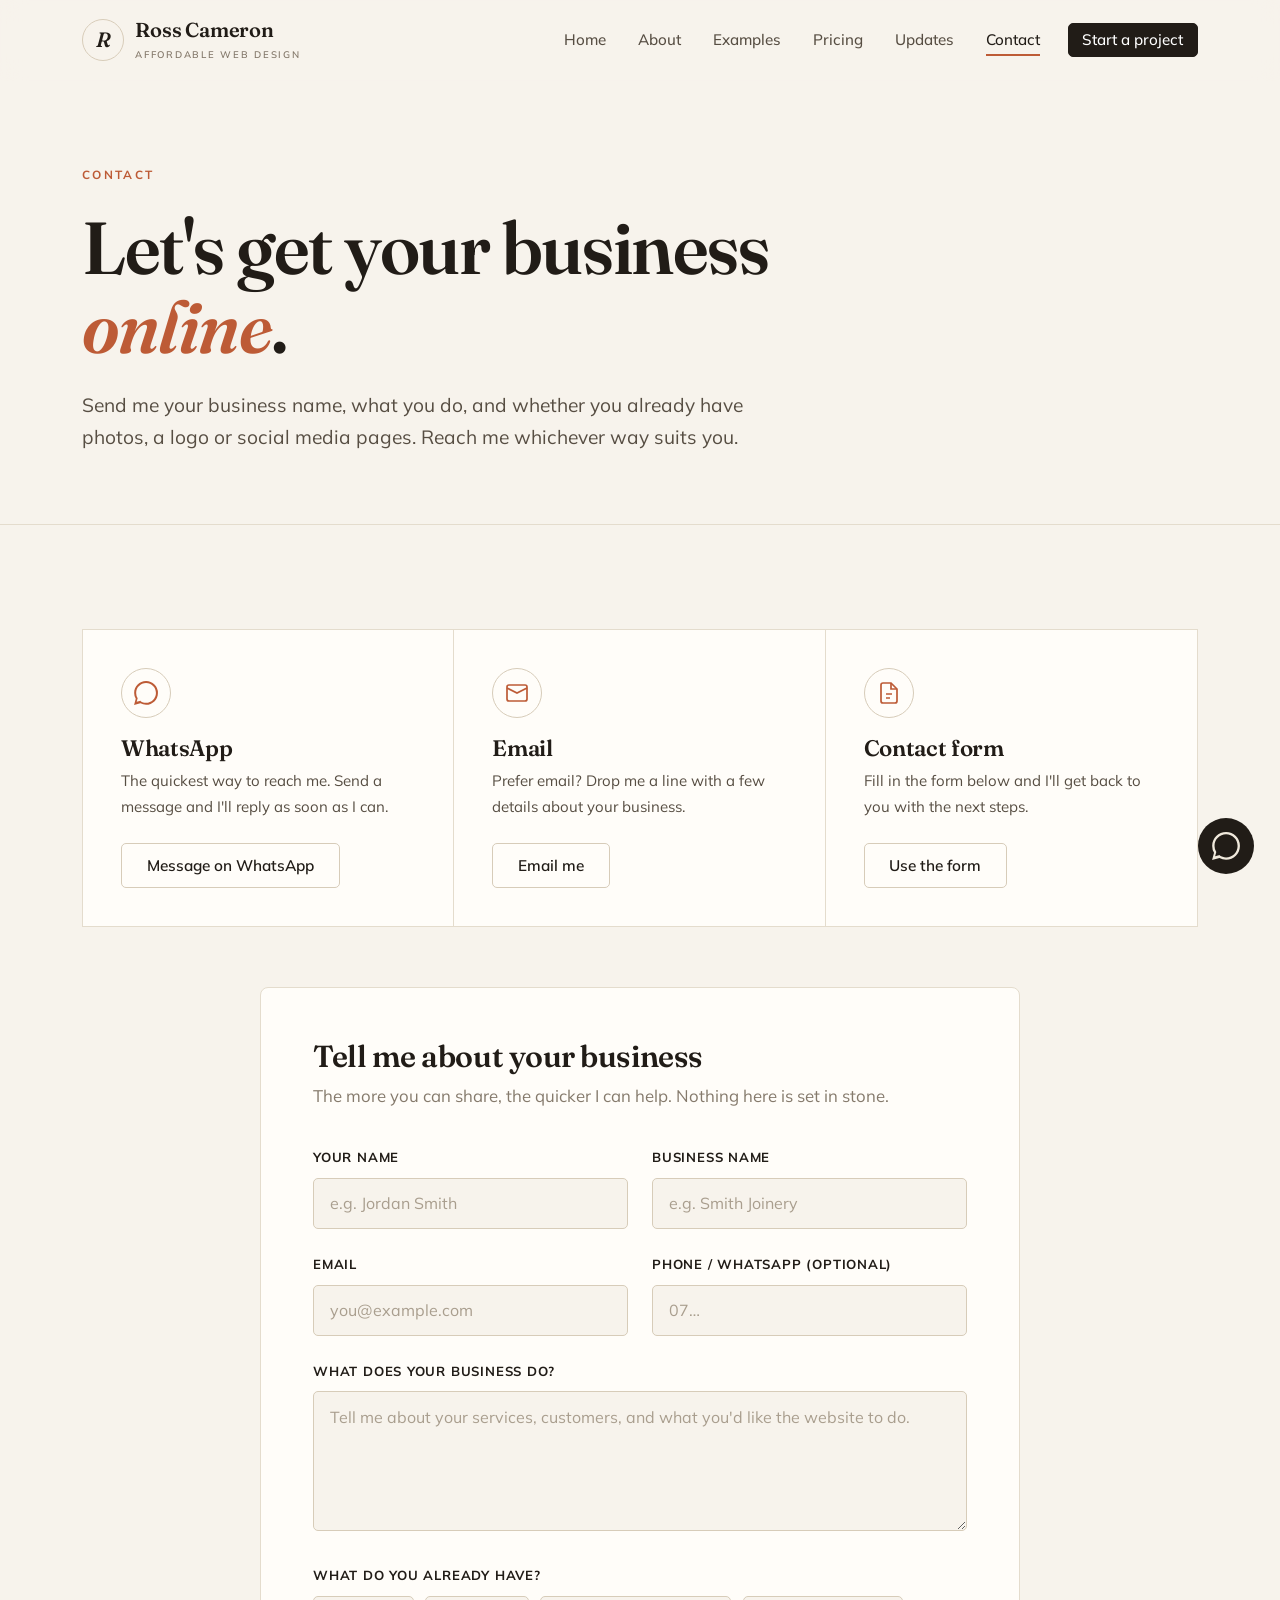
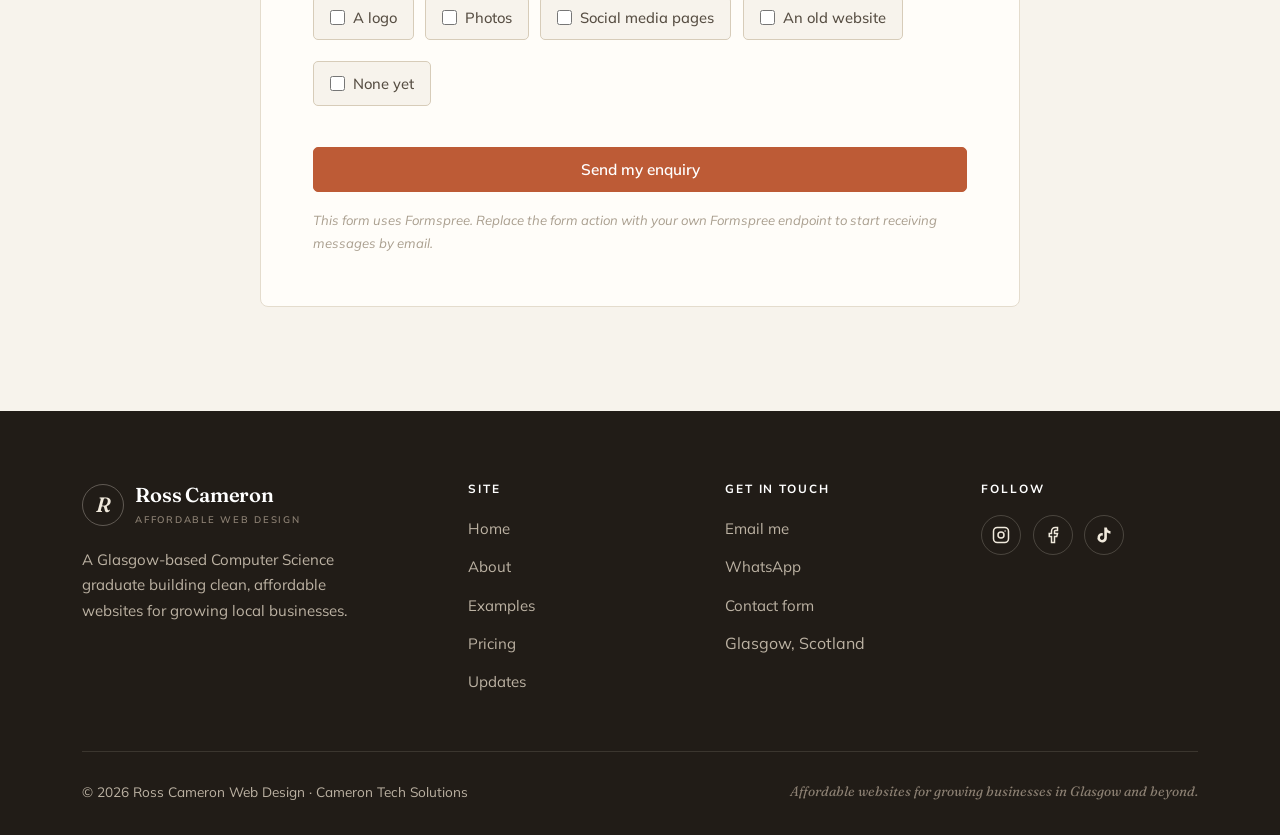
<file: contact.html>
<!DOCTYPE html>
<html lang="en-GB">
<head>
<meta charset="UTF-8">
<meta name="viewport" content="width=device-width, initial-scale=1.0">
<title>Contact | Ross Cameron Web Design Glasgow</title>
<meta name="description" content="Message Ross Cameron about a £150 website for your business. Get in touch by WhatsApp, email or the contact form — clear pricing, no jargon.">
<meta name="author" content="Ross Cameron">
<meta property="og:type" content="website">
<meta property="og:title" content="Contact | Ross Cameron Web Design Glasgow">
<meta property="og:description" content="Message Ross Cameron about a £150 website for your business. Get in touch by WhatsApp, email or the contact form — clear pricing, no jargon.">
<meta property="og:locale" content="en_GB">
<meta property="og:image" content="https://rosscameronwebdesign.co.uk/og-image.png">
<meta name="twitter:card" content="summary_large_image">
<link rel="icon" href="data:image/svg+xml,%3Csvg xmlns='http://www.w3.org/2000/svg' viewBox='0 0 100 100'%3E%3Crect width='100' height='100' rx='50' fill='%23F7F3EC'/%3E%3Ctext x='50' y='72' font-family='Georgia,serif' font-style='italic' font-size='60' fill='%23211C17' text-anchor='middle'%3ER%3C/text%3E%3C/svg%3E">
<link rel="preconnect" href="https://fonts.googleapis.com">
<link rel="preconnect" href="https://fonts.gstatic.com" crossorigin>
<link href="https://fonts.googleapis.com/css2?family=Fraunces:opsz,wght@9..144,400;9..144,500;9..144,600;9..144,700&family=Mulish:wght@400;500;600;700&display=swap" rel="stylesheet">
<link rel="stylesheet" href="styles.css">
</head>
<body>
<header class="nav" id="nav">
  <div class="nav-inner">
    <a href="index.html" class="brand" aria-label="Ross Cameron Web Design home">
      <span class="logo">R</span>
      <span><span class="name">Ross Cameron</span><small>Affordable Web Design</small></span>
    </a>
    <ul class="nav-links" id="navLinks">
      <li><a href="index.html">Home</a></li><li><a href="about.html">About</a></li><li><a href="examples.html">Examples</a></li><li><a href="pricing.html">Pricing</a></li><li><a href="updates.html">Updates</a></li><li><a href="contact.html" class="active">Contact</a></li>
      <li class="nav-cta"><a href="contact.html" class="btn btn-primary" style="color:white">Start a project</a></li>
    </ul>
    <button class="hamburger" id="hamburger" aria-label="Toggle menu" aria-expanded="false"><span></span><span></span><span></span></button>
  </div>
</header>
<section class="page-hero"><div class="wrap"><div class="crumb">Contact</div><h1>Let's get your business <em>online</em>.</h1><p>Send me your business name, what you do, and whether you already have photos, a logo or social media pages. Reach me whichever way suits you.</p></div></section>

<section class="section">
  <div class="wrap">
    <div class="contact-grid">
      <div class="contact-card reveal">
        <div class="ic"><svg width="24" height="24" viewBox="0 0 24 24" fill="currentColor"><path d="M.057 24l1.687-6.163a11.867 11.867 0 0 1-1.587-5.946C.16 5.335 5.495 0 12.05 0a11.82 11.82 0 0 1 8.413 3.488 11.82 11.82 0 0 1 3.48 8.414c-.003 6.557-5.338 11.892-11.893 11.892a11.9 11.9 0 0 1-5.688-1.448L.057 24zm6.597-3.807c1.676.995 3.276 1.591 5.392 1.592 5.448 0 9.886-4.434 9.889-9.885.002-5.462-4.415-9.89-9.881-9.892-5.452 0-9.887 4.434-9.889 9.884a9.86 9.86 0 0 0 1.515 5.26l-.999 3.648 3.973-1.039z"/></svg></div>
        <h3>WhatsApp</h3><p>The quickest way to reach me. Send a message and I'll reply as soon as I can.</p>
        <a href="https://wa.me/447000000000?text=Hi%20Ross%2C%20I'm%20interested%20in%20a%20%C2%A3150%20website." target="_blank" rel="noopener" class="btn btn-line" style="align-self:flex-start">Message on WhatsApp</a>
      </div>
      <div class="contact-card reveal">
        <div class="ic"><svg width="24" height="24" viewBox="0 0 24 24" fill="none" stroke="currentColor" stroke-width="1.7"><rect x="2" y="4" width="20" height="16" rx="2"/><path d="m22 7-10 5L2 7"/></svg></div>
        <h3>Email</h3><p>Prefer email? Drop me a line with a few details about your business.</p>
        <a href="mailto:hello@rosscameronwebdesign.co.uk?subject=£150 website enquiry" class="btn btn-line" style="align-self:flex-start">Email me</a>
      </div>
      <div class="contact-card reveal">
        <div class="ic"><svg width="24" height="24" viewBox="0 0 24 24" fill="none" stroke="currentColor" stroke-width="1.7"><path d="M14 2H6a2 2 0 0 0-2 2v16a2 2 0 0 0 2 2h12a2 2 0 0 0 2-2V8z"/><path d="M14 2v6h6M9 13h6M9 17h4"/></svg></div>
        <h3>Contact form</h3><p>Fill in the form below and I'll get back to you with the next steps.</p>
        <a href="#enquiry" class="btn btn-line" style="align-self:flex-start">Use the form</a>
      </div>
    </div>

    <div class="form-card reveal" id="enquiry">
      <h2>Tell me about your business</h2>
      <p class="fsub">The more you can share, the quicker I can help. Nothing here is set in stone.</p>
      <form action="https://formspree.io/f/yourFormID" method="POST">
        <div class="field-row">
          <div class="field"><label for="name">Your name</label><input id="name" type="text" name="name" placeholder="e.g. Jordan Smith" required></div>
          <div class="field"><label for="business">Business name</label><input id="business" type="text" name="business" placeholder="e.g. Smith Joinery" required></div>
        </div>
        <div class="field-row">
          <div class="field"><label for="email">Email</label><input id="email" type="email" name="email" placeholder="you@example.com" required></div>
          <div class="field"><label for="phone">Phone / WhatsApp (optional)</label><input id="phone" type="tel" name="phone" placeholder="07…"></div>
        </div>
        <div class="field"><label for="about">What does your business do?</label><textarea id="about" name="about" placeholder="Tell me about your services, customers, and what you'd like the website to do." required></textarea></div>
        <div class="field">
          <label>What do you already have?</label>
          <div class="checks">
            <label><input type="checkbox" name="has[]" value="Logo"> A logo</label>
            <label><input type="checkbox" name="has[]" value="Photos"> Photos</label>
            <label><input type="checkbox" name="has[]" value="Social media"> Social media pages</label>
            <label><input type="checkbox" name="has[]" value="Old website"> An old website</label>
            <label><input type="checkbox" name="has[]" value="None yet"> None yet</label>
          </div>
        </div>
        <button type="submit" class="btn btn-accent" style="width:100%;justify-content:center;margin-top:.5rem">Send my enquiry</button>
        <p class="form-note">This form uses Formspree. Replace the form action with your own Formspree endpoint to start receiving messages by email.</p>
      </form>
    </div>
  </div>
</section>

<footer>
  <div class="wrap">
    <div class="foot-grid">
      <div class="foot-brand">
        <div class="brand"><span class="logo">R</span><span><span class="name">Ross Cameron</span><small>Affordable Web Design</small></span></div>
        <p>A Glasgow-based Computer Science graduate building clean, affordable websites for growing local businesses.</p>
      </div>
      <div class="foot-col"><h4>Site</h4><ul>
        <li><a href="index.html">Home</a></li><li><a href="about.html">About</a></li>
        <li><a href="examples.html">Examples</a></li><li><a href="pricing.html">Pricing</a></li>
        <li><a href="updates.html">Updates</a></li></ul></div>
      <div class="foot-col"><h4>Get in touch</h4><ul>
        <li><a href="mailto:hello@rosscameronwebdesign.co.uk">Email me</a></li>
        <li><a href="https://wa.me/447000000000" target="_blank" rel="noopener">WhatsApp</a></li>
        <li><a href="contact.html">Contact form</a></li>
        <li>Glasgow, Scotland</li></ul></div>
      <div class="foot-col"><h4>Follow</h4><div class="socials">
        <a href="#" aria-label="Instagram"><svg width="18" height="18" viewBox="0 0 24 24" fill="none" stroke="currentColor" stroke-width="2"><rect x="2" y="2" width="20" height="20" rx="5"/><circle cx="12" cy="12" r="4"/><circle cx="17.5" cy="6.5" r="1" fill="currentColor" stroke="none"/></svg></a>
        <a href="#" aria-label="Facebook"><svg width="18" height="18" viewBox="0 0 24 24" fill="none" stroke="currentColor" stroke-width="2"><path d="M18 2h-3a5 5 0 0 0-5 5v3H7v4h3v8h4v-8h3l1-4h-4V7a1 1 0 0 1 1-1h3z"/></svg></a>
        <a href="#" aria-label="TikTok"><svg width="18" height="18" viewBox="0 0 24 24" fill="currentColor"><path d="M19.59 6.69a4.83 4.83 0 0 1-3.77-4.25V2h-3.45v13.67a2.89 2.89 0 0 1-5.2 1.74 2.89 2.89 0 0 1 2.31-4.64 2.93 2.93 0 0 1 .88.13V9.4a6.84 6.84 0 0 0-1-.05A6.33 6.33 0 0 0 5 20.1a6.34 6.34 0 0 0 10.86-4.43V8.69a8.16 8.16 0 0 0 4.77 1.52v-3.4a4.85 4.85 0 0 1-1.04-.12z"/></svg></a>
      </div></div>
    </div>
    <div class="foot-bottom">
      <span>© 2026 Ross Cameron Web Design · Cameron Tech Solutions</span>
      <span class="made">Affordable websites for growing businesses in Glasgow and beyond.</span>
    </div>
  </div>
</footer>
<a href="https://wa.me/447000000000?text=Hi%20Ross%2C%20I'm%20interested%20in%20a%20%C2%A3150%20website." target="_blank" rel="noopener" class="wa-float" aria-label="Message on WhatsApp">
  <svg width="28" height="28" viewBox="0 0 24 24" fill="currentColor"><path d="M.057 24l1.687-6.163a11.867 11.867 0 0 1-1.587-5.946C.16 5.335 5.495 0 12.05 0a11.82 11.82 0 0 1 8.413 3.488 11.82 11.82 0 0 1 3.48 8.414c-.003 6.557-5.338 11.892-11.893 11.892a11.9 11.9 0 0 1-5.688-1.448L.057 24zm6.597-3.807c1.676.995 3.276 1.591 5.392 1.592 5.448 0 9.886-4.434 9.889-9.885.002-5.462-4.415-9.89-9.881-9.892-5.452 0-9.887 4.434-9.889 9.884a9.86 9.86 0 0 0 1.515 5.26l-.999 3.648 3.973-1.039z"/></svg>
</a>

<script src="script.js"></script>
</body>
</html>
</file>
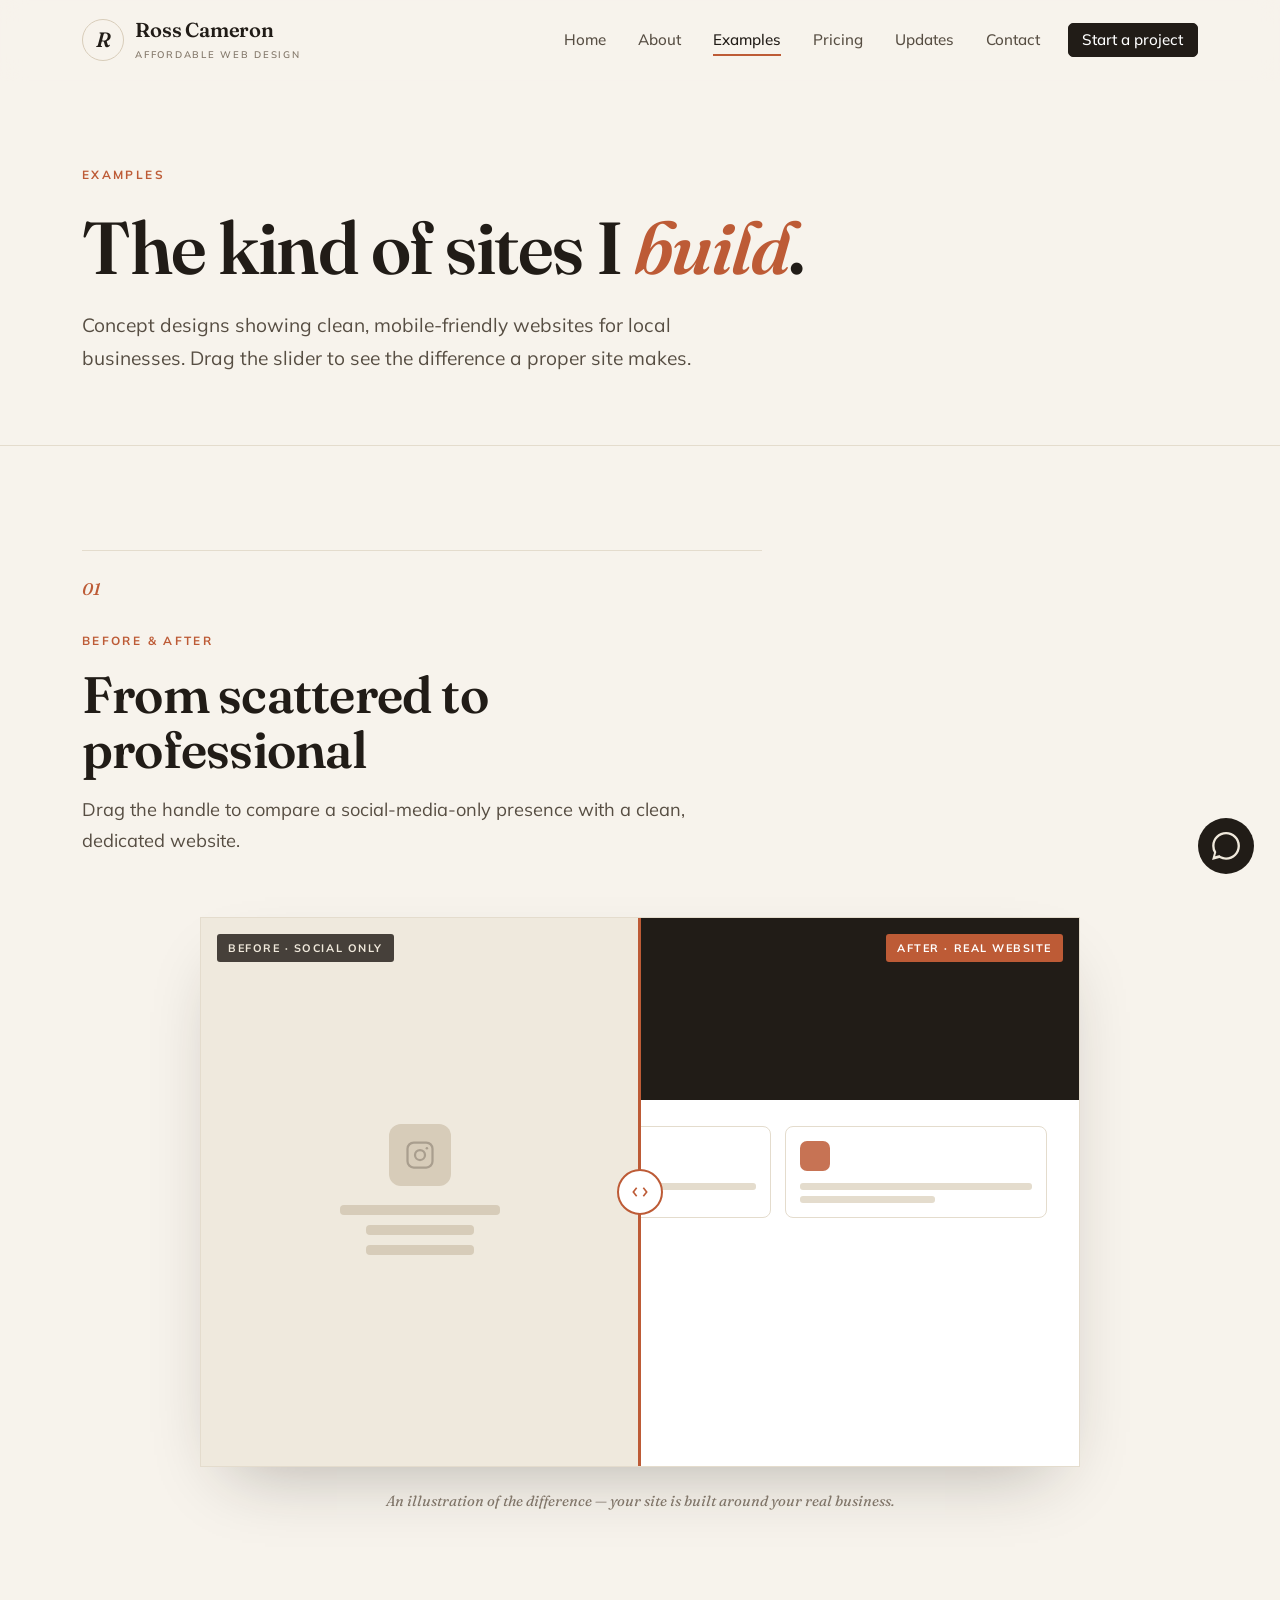
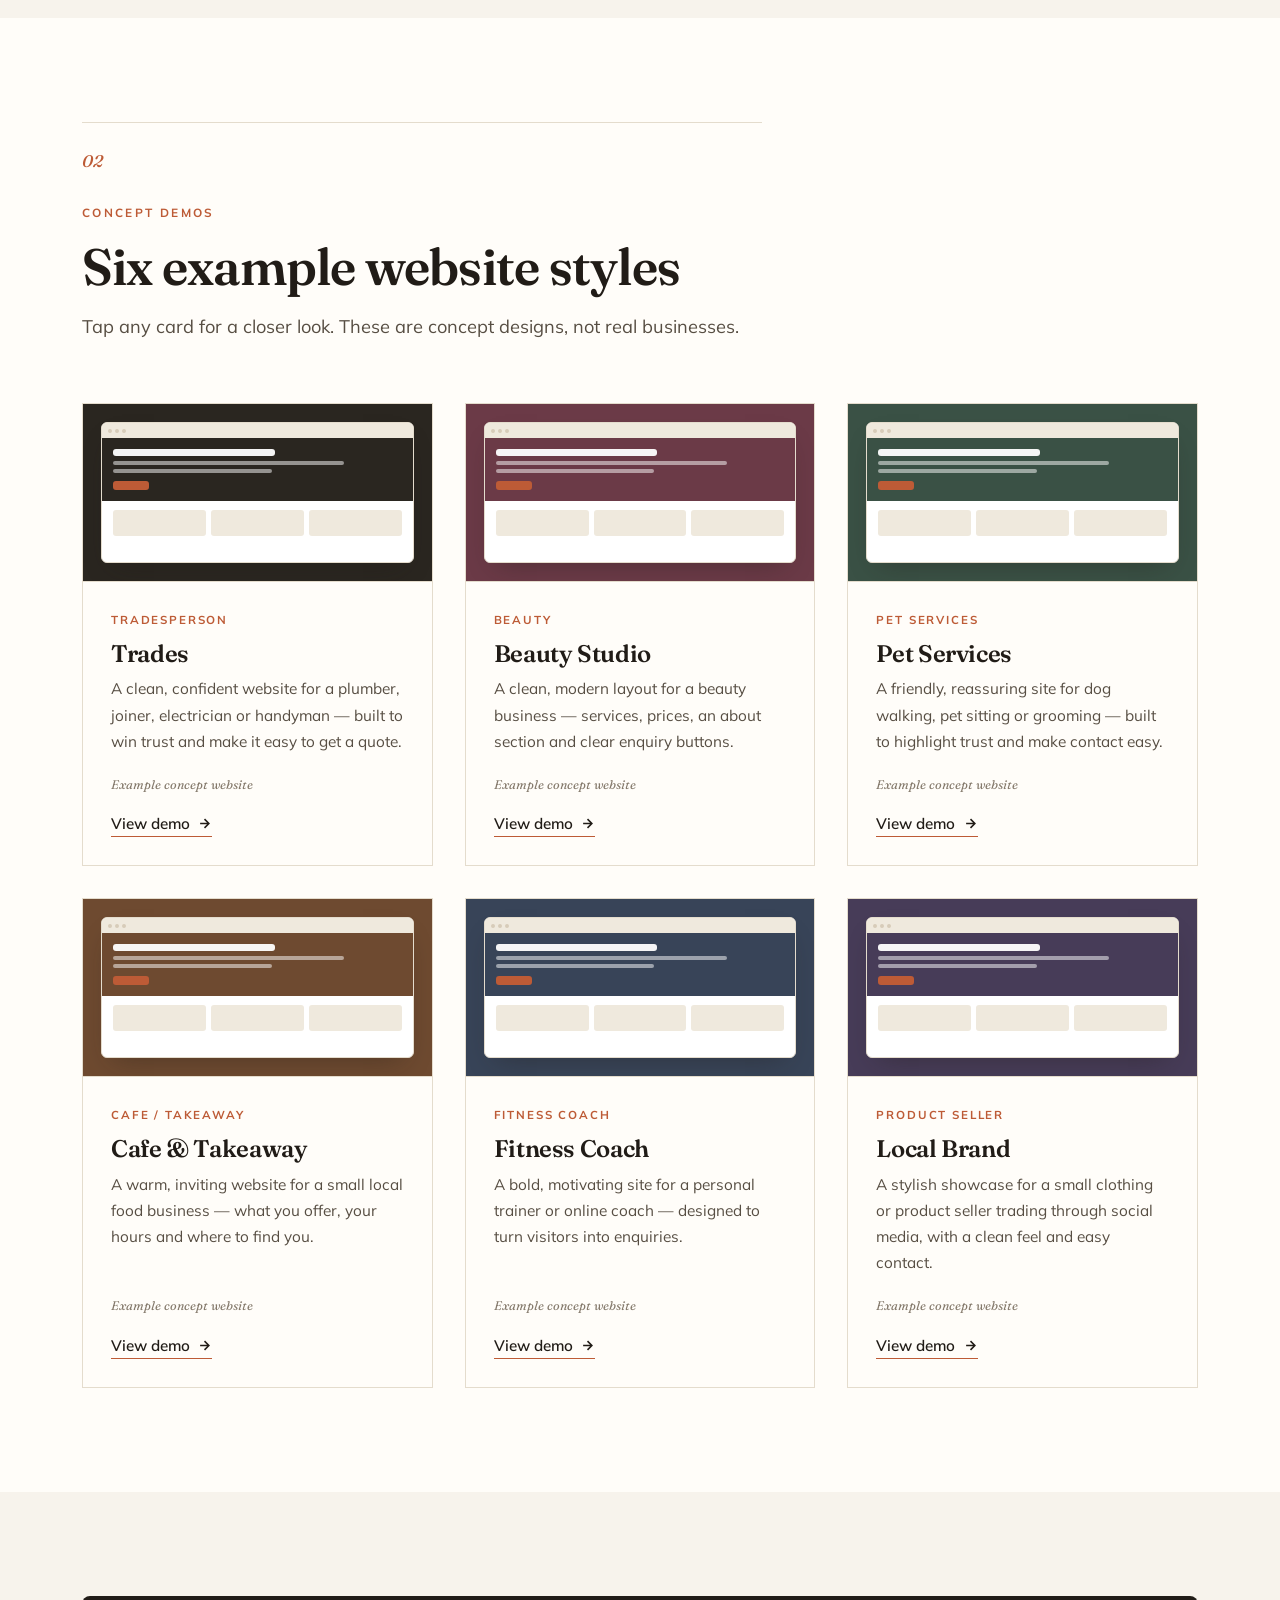
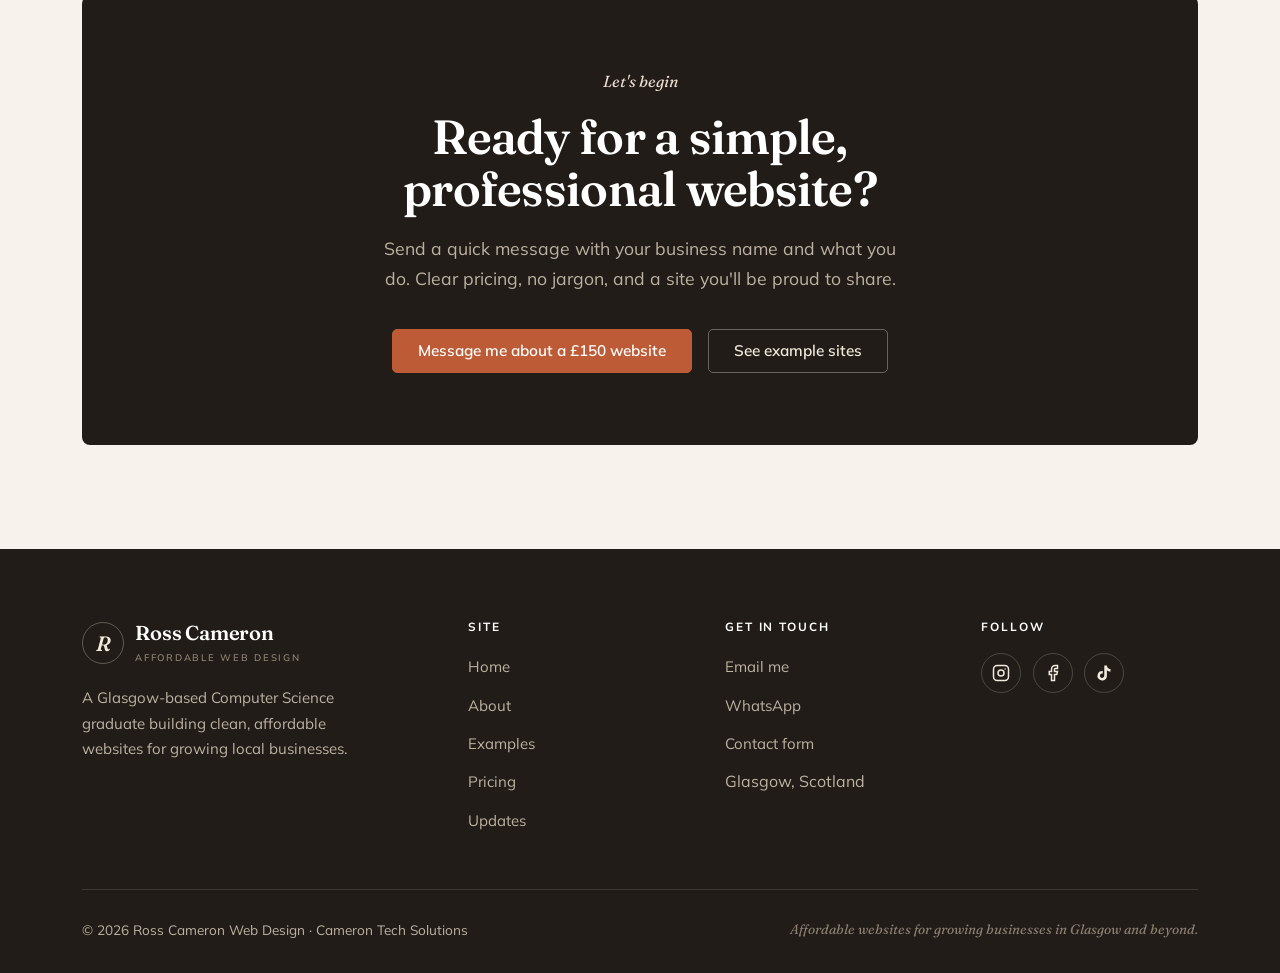
<file: examples.html>
<!DOCTYPE html>
<html lang="en-GB">
<head>
<meta charset="UTF-8">
<meta name="viewport" content="width=device-width, initial-scale=1.0">
<title>Examples | Ross Cameron Web Design Glasgow</title>
<meta name="description" content="See example website concepts for trades, beauty, pet services, cafes, fitness coaches and local sellers — the kind of affordable sites Ross Cameron builds.">
<meta name="author" content="Ross Cameron">
<meta property="og:type" content="website">
<meta property="og:title" content="Examples | Ross Cameron Web Design Glasgow">
<meta property="og:description" content="See example website concepts for trades, beauty, pet services, cafes, fitness coaches and local sellers — the kind of affordable sites Ross Cameron builds.">
<meta property="og:locale" content="en_GB">
<meta property="og:image" content="https://rosscameronwebdesign.co.uk/og-image.png">
<meta name="twitter:card" content="summary_large_image">
<link rel="icon" href="data:image/svg+xml,%3Csvg xmlns='http://www.w3.org/2000/svg' viewBox='0 0 100 100'%3E%3Crect width='100' height='100' rx='50' fill='%23F7F3EC'/%3E%3Ctext x='50' y='72' font-family='Georgia,serif' font-style='italic' font-size='60' fill='%23211C17' text-anchor='middle'%3ER%3C/text%3E%3C/svg%3E">
<link rel="preconnect" href="https://fonts.googleapis.com">
<link rel="preconnect" href="https://fonts.gstatic.com" crossorigin>
<link href="https://fonts.googleapis.com/css2?family=Fraunces:opsz,wght@9..144,400;9..144,500;9..144,600;9..144,700&family=Mulish:wght@400;500;600;700&display=swap" rel="stylesheet">
<link rel="stylesheet" href="styles.css">
</head>
<body>
<header class="nav" id="nav">
  <div class="nav-inner">
    <a href="index.html" class="brand" aria-label="Ross Cameron Web Design home">
      <span class="logo">R</span>
      <span><span class="name">Ross Cameron</span><small>Affordable Web Design</small></span>
    </a>
    <ul class="nav-links" id="navLinks">
      <li><a href="index.html">Home</a></li><li><a href="about.html">About</a></li><li><a href="examples.html" class="active">Examples</a></li><li><a href="pricing.html">Pricing</a></li><li><a href="updates.html">Updates</a></li><li><a href="contact.html">Contact</a></li>
      <li class="nav-cta"><a href="contact.html" class="btn btn-primary" style="color:white">Start a project</a></li>
    </ul>
    <button class="hamburger" id="hamburger" aria-label="Toggle menu" aria-expanded="false"><span></span><span></span><span></span></button>
  </div>
</header>
<section class="page-hero"><div class="wrap"><div class="crumb">Examples</div><h1>The kind of sites I <em>build</em>.</h1><p>Concept designs showing clean, mobile-friendly websites for local businesses. Drag the slider to see the difference a proper site makes.</p></div></section>

<section class="section">
  <div class="wrap">
    <div class="section-head reveal"><span class="sec-no">01</span><span class="eyebrow">Before &amp; after</span><h2 class="sec-title">From scattered to professional</h2><p class="sec-sub">Drag the handle to compare a social-media-only presence with a clean, dedicated website.</p></div>
    <div class="ba-wrap reveal">
      <div class="ba">
        <div class="ba-pane ba-after"><div class="inner"><div class="fauxsite new">
          <div class="fh"><div class="ft">Glasgow Joinery Co.</div><div class="fs">Trusted joiners across Glasgow &amp; beyond.</div><span class="fb">Get a free quote</span></div>
          <div class="fcards"><div class="fc"><div class="fci"></div><div class="fl"></div><div class="fl s"></div></div><div class="fc"><div class="fci"></div><div class="fl"></div><div class="fl s"></div></div><div class="fc"><div class="fci"></div><div class="fl"></div><div class="fl s"></div></div></div>
        </div></div></div>
        <div class="ba-pane ba-before"><div class="inner"><div class="fauxsite old">
          <div class="ph"><svg width="30" height="30" viewBox="0 0 24 24" fill="none" stroke="currentColor" stroke-width="1.8"><rect x="2" y="2" width="20" height="20" rx="5"/><circle cx="12" cy="12" r="4"/><circle cx="17.5" cy="6.5" r="1" fill="currentColor" stroke="none"/></svg></div>
          <div class="l"></div><div class="l s"></div><div class="l s"></div>
        </div></div></div>
        <span class="ba-label before">Before · social only</span>
        <span class="ba-label after">After · real website</span>
        <div class="ba-handle"><div class="ba-knob"><svg width="20" height="20" viewBox="0 0 24 24" fill="none" stroke="currentColor" stroke-width="2"><path d="M8 7l-4 5 4 5M16 7l4 5-4 5"/></svg></div></div>
        <input type="range" min="0" max="100" value="50" aria-label="Before and after comparison slider">
      </div>
      <p class="ba-note">An illustration of the difference — your site is built around your real business.</p>
    </div>
  </div>
</section>

<section class="section" style="background:var(--card)">
  <div class="wrap">
    <div class="section-head reveal"><span class="sec-no">02</span><span class="eyebrow">Concept demos</span><h2 class="sec-title">Six example website styles</h2><p class="sec-sub">Tap any card for a closer look. These are concept designs, not real businesses.</p></div>
    <div class="ex-grid" id="exGrid"></div>
  </div>
</section>

<div class="modal-overlay" id="modal">
  <div class="modal" role="dialog" aria-modal="true">
    <button class="modal-close" id="modalClose" aria-label="Close"><svg width="18" height="18" viewBox="0 0 24 24" fill="none" stroke="currentColor" stroke-width="2"><line x1="18" y1="6" x2="6" y2="18"/><line x1="6" y1="6" x2="18" y2="18"/></svg></button>
    <div class="modal-preview" id="modalPreview"></div>
    <div class="modal-body">
      <div class="ex-kicker" id="modalKicker"></div>
      <h3 id="modalTitle"></h3>
      <p id="modalDesc"></p>
      <ul class="modal-feats" id="modalFeats"></ul>
      <p class="modal-note">Concept design — shows the style of site I can build.</p>
      <a href="contact.html" class="btn btn-accent" id="modalCta" style="width:100%;justify-content:center">I'd like something like this</a>
    </div>
  </div>
</div>

<section class="section">
  <div class="wrap">
    <div class="cta-band reveal">
      <span class="em">Let's begin</span>
      <h2>Ready for a simple, professional website?</h2>
      <p>Send a quick message with your business name and what you do. Clear pricing, no jargon, and a site you'll be proud to share.</p>
      <div class="btns">
        <a href="contact.html" class="btn btn-accent">Message me about a £150 website</a>
        <a href="examples.html" class="btn btn-ghost">See example sites</a>
      </div>
    </div>
  </div>
</section>
<footer>
  <div class="wrap">
    <div class="foot-grid">
      <div class="foot-brand">
        <div class="brand"><span class="logo">R</span><span><span class="name">Ross Cameron</span><small>Affordable Web Design</small></span></div>
        <p>A Glasgow-based Computer Science graduate building clean, affordable websites for growing local businesses.</p>
      </div>
      <div class="foot-col"><h4>Site</h4><ul>
        <li><a href="index.html">Home</a></li><li><a href="about.html">About</a></li>
        <li><a href="examples.html">Examples</a></li><li><a href="pricing.html">Pricing</a></li>
        <li><a href="updates.html">Updates</a></li></ul></div>
      <div class="foot-col"><h4>Get in touch</h4><ul>
        <li><a href="mailto:hello@rosscameronwebdesign.co.uk">Email me</a></li>
        <li><a href="https://wa.me/447000000000" target="_blank" rel="noopener">WhatsApp</a></li>
        <li><a href="contact.html">Contact form</a></li>
        <li>Glasgow, Scotland</li></ul></div>
      <div class="foot-col"><h4>Follow</h4><div class="socials">
        <a href="#" aria-label="Instagram"><svg width="18" height="18" viewBox="0 0 24 24" fill="none" stroke="currentColor" stroke-width="2"><rect x="2" y="2" width="20" height="20" rx="5"/><circle cx="12" cy="12" r="4"/><circle cx="17.5" cy="6.5" r="1" fill="currentColor" stroke="none"/></svg></a>
        <a href="#" aria-label="Facebook"><svg width="18" height="18" viewBox="0 0 24 24" fill="none" stroke="currentColor" stroke-width="2"><path d="M18 2h-3a5 5 0 0 0-5 5v3H7v4h3v8h4v-8h3l1-4h-4V7a1 1 0 0 1 1-1h3z"/></svg></a>
        <a href="#" aria-label="TikTok"><svg width="18" height="18" viewBox="0 0 24 24" fill="currentColor"><path d="M19.59 6.69a4.83 4.83 0 0 1-3.77-4.25V2h-3.45v13.67a2.89 2.89 0 0 1-5.2 1.74 2.89 2.89 0 0 1 2.31-4.64 2.93 2.93 0 0 1 .88.13V9.4a6.84 6.84 0 0 0-1-.05A6.33 6.33 0 0 0 5 20.1a6.34 6.34 0 0 0 10.86-4.43V8.69a8.16 8.16 0 0 0 4.77 1.52v-3.4a4.85 4.85 0 0 1-1.04-.12z"/></svg></a>
      </div></div>
    </div>
    <div class="foot-bottom">
      <span>© 2026 Ross Cameron Web Design · Cameron Tech Solutions</span>
      <span class="made">Affordable websites for growing businesses in Glasgow and beyond.</span>
    </div>
  </div>
</footer>
<a href="https://wa.me/447000000000?text=Hi%20Ross%2C%20I'm%20interested%20in%20a%20%C2%A3150%20website." target="_blank" rel="noopener" class="wa-float" aria-label="Message on WhatsApp">
  <svg width="28" height="28" viewBox="0 0 24 24" fill="currentColor"><path d="M.057 24l1.687-6.163a11.867 11.867 0 0 1-1.587-5.946C.16 5.335 5.495 0 12.05 0a11.82 11.82 0 0 1 8.413 3.488 11.82 11.82 0 0 1 3.48 8.414c-.003 6.557-5.338 11.892-11.893 11.892a11.9 11.9 0 0 1-5.688-1.448L.057 24zm6.597-3.807c1.676.995 3.276 1.591 5.392 1.592 5.448 0 9.886-4.434 9.889-9.885.002-5.462-4.415-9.89-9.881-9.892-5.452 0-9.887 4.434-9.889 9.884a9.86 9.86 0 0 0 1.515 5.26l-.999 3.648 3.973-1.039z"/></svg>
</a>
<script>
window.RC_DEMOS = [
 {kicker:'Tradesperson', tag:'tag-trades', title:'Trades',
  desc:'A clean, confident website for a plumber, joiner, electrician or handyman \u2014 built to win trust and make it easy to get a quote.',
  feats:['Bold hero with phone CTA','Services list','Areas covered','Customer reviews','Clear quote CTA','Mobile-first build']},
 {kicker:'Beauty', tag:'tag-beauty', title:'Beauty Studio',
  desc:'A clean, modern layout for a beauty business \u2014 services, prices, an about section and clear enquiry buttons.',
  feats:['Services & prices','About the business','Customer reviews','Social links','Clear enquiry CTA','Mobile-first build']},
 {kicker:'Pet services', tag:'tag-pet', title:'Pet Services',
  desc:'A friendly, reassuring site for dog walking, pet sitting or grooming \u2014 built to highlight trust and make contact easy.',
  feats:['Services overview','Trust & safety section','About you','Customer reviews','Clear contact CTA','Friendly tone']},
 {kicker:'Cafe / takeaway', tag:'tag-cafe', title:'Cafe & Takeaway',
  desc:'A warm, inviting website for a small local food business \u2014 what you offer, your hours and where to find you.',
  feats:['What you offer','Opening hours','Where to find you','Customer reviews','Clear contact CTA','Social links']},
 {kicker:'Fitness coach', tag:'tag-fit', title:'Fitness Coach',
  desc:'A bold, motivating site for a personal trainer or online coach \u2014 designed to turn visitors into enquiries.',
  feats:['Coaching overview','About the coach','Client results','Social proof','Clear enquiry CTA','Strong mobile build']},
 {kicker:'Product seller', tag:'tag-shop', title:'Local Brand',
  desc:'A stylish showcase for a small clothing or product seller trading through social media, with a clean feel and easy contact.',
  feats:['Brand story','What you sell','Featured products','Social links','Clear contact CTA','Clean modern look']}
];
</script>
<script src="script.js"></script>
</body>
</html>
</file>
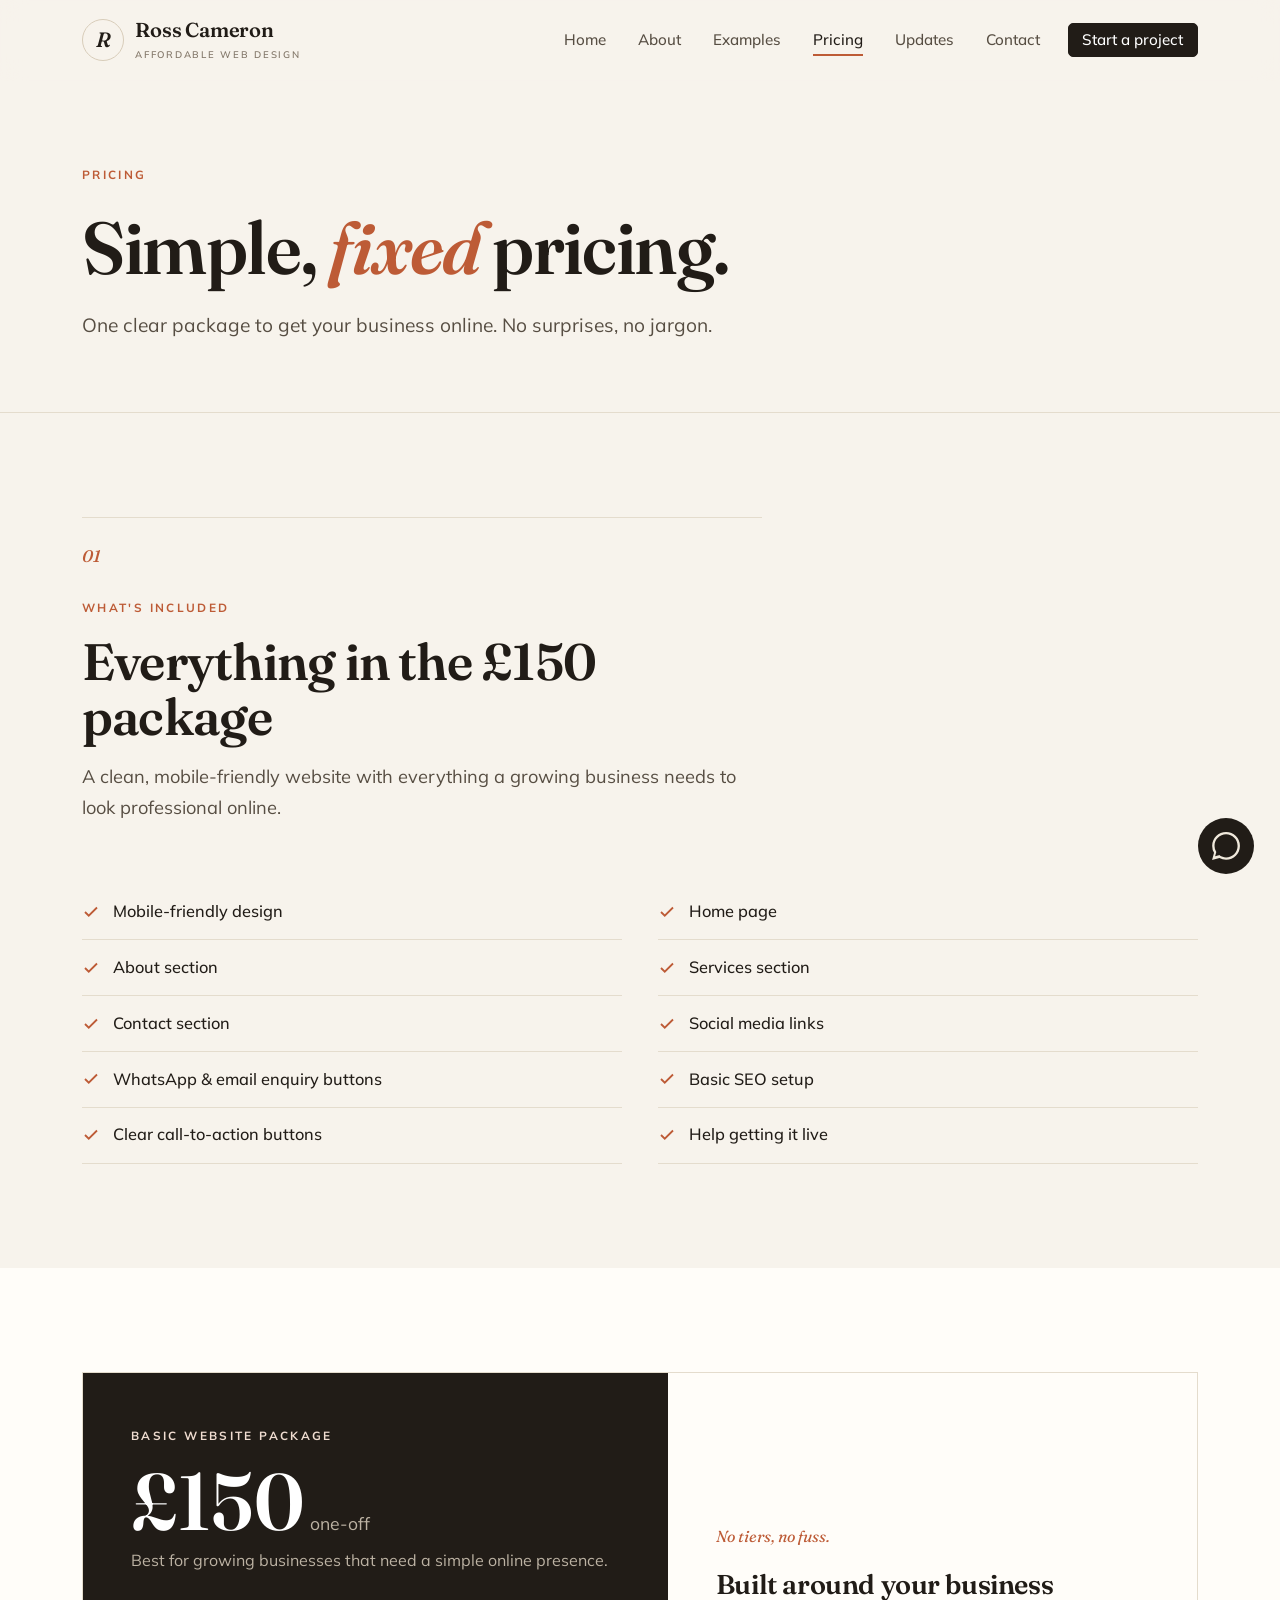
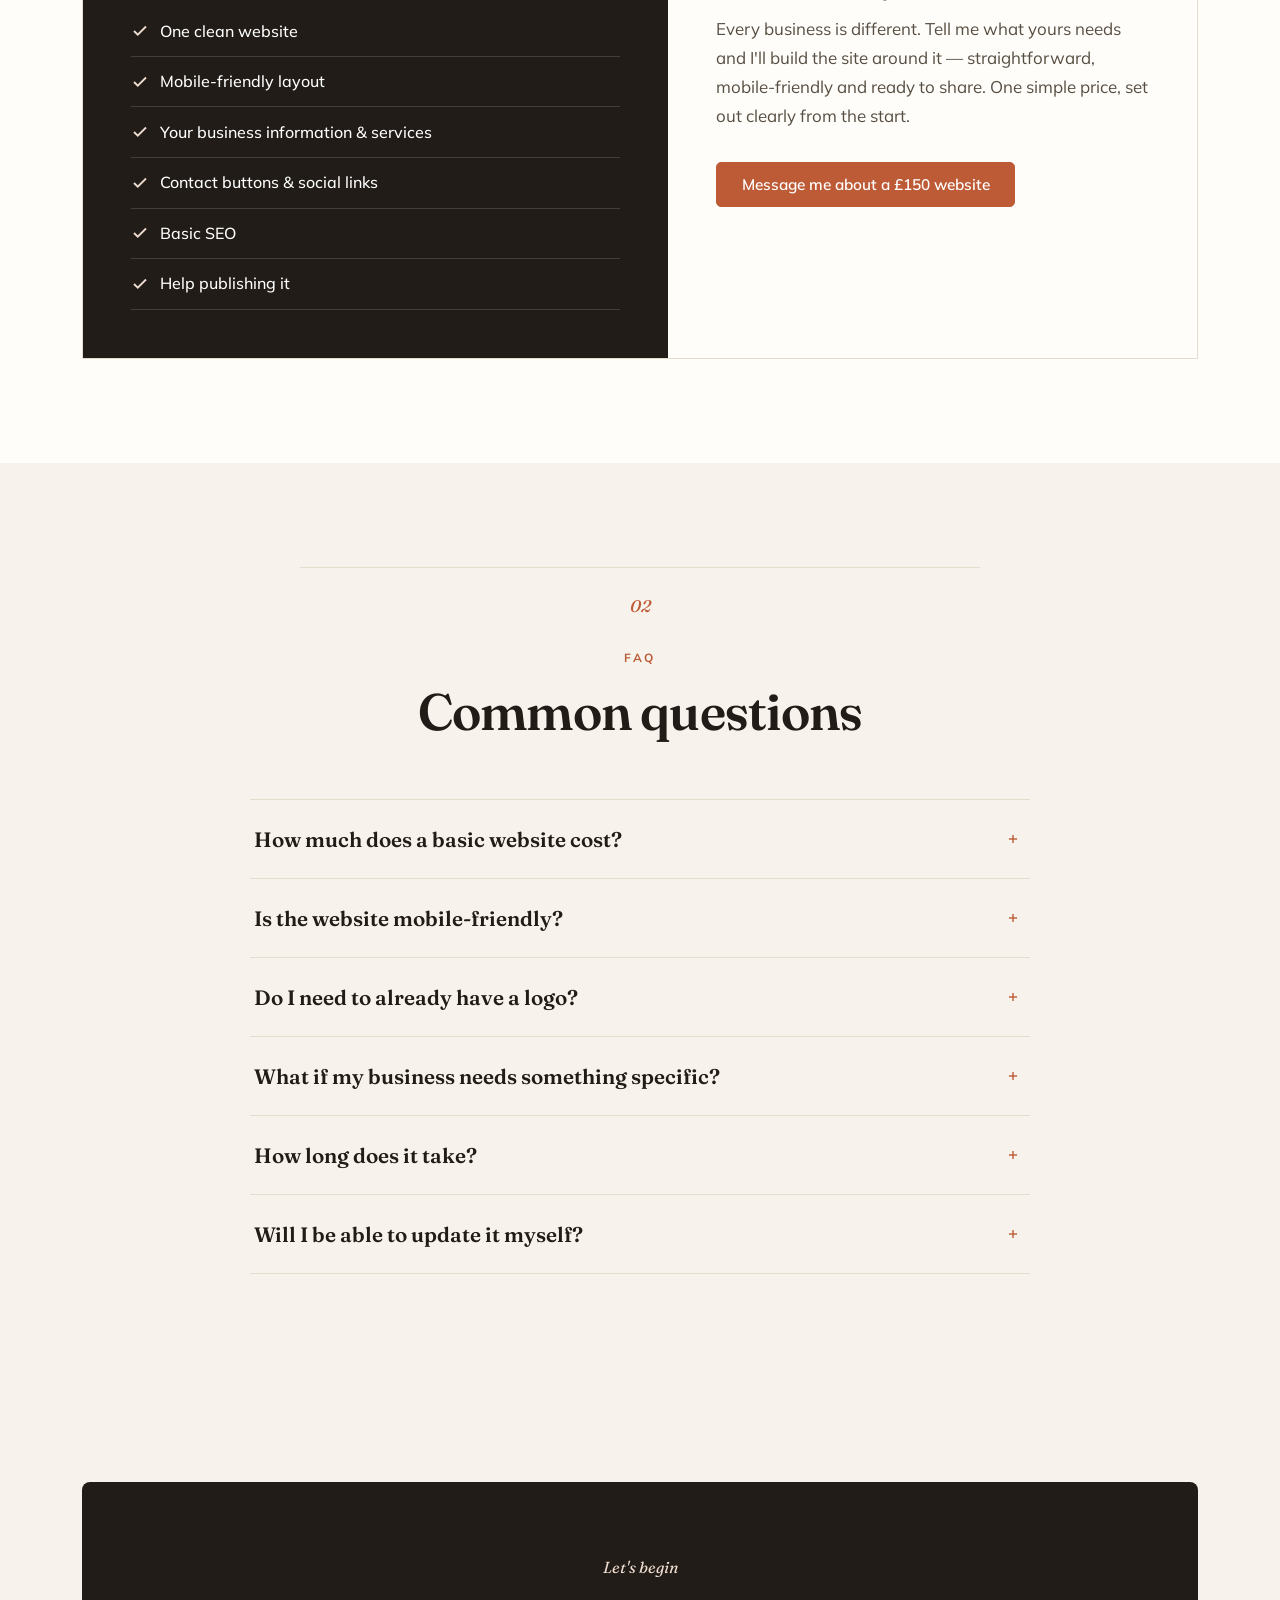
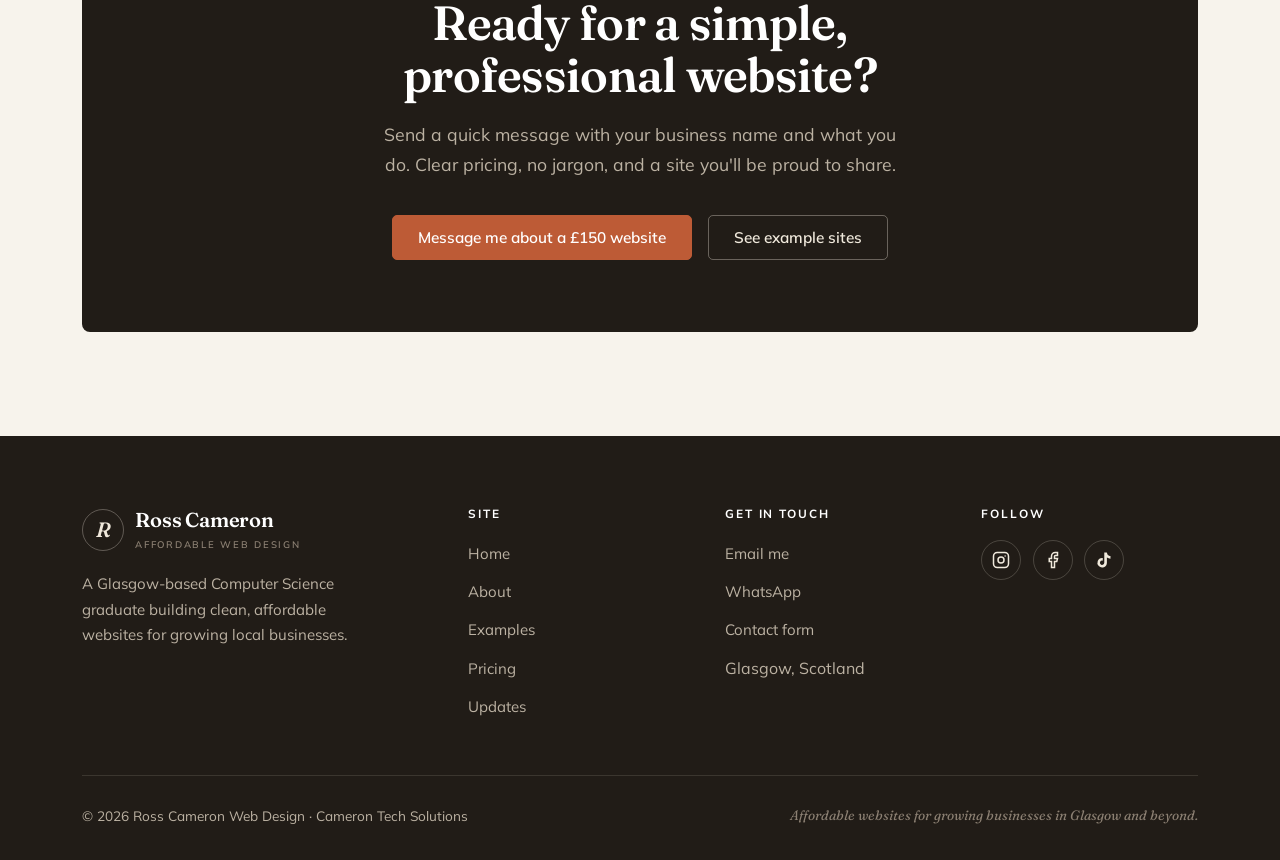
<file: pricing.html>
<!DOCTYPE html>
<html lang="en-GB">
<head>
<meta charset="UTF-8">
<meta name="viewport" content="width=device-width, initial-scale=1.0">
<title>Pricing | £150 Websites · Ross Cameron Web Design Glasgow</title>
<meta name="description" content="Simple, fixed pricing: a £150 website package for growing businesses in Glasgow. One clear price, built around your business.">
<meta name="author" content="Ross Cameron">
<meta property="og:type" content="website">
<meta property="og:title" content="Pricing | £150 Websites · Ross Cameron Web Design Glasgow">
<meta property="og:description" content="Simple, fixed pricing: a £150 website package for growing businesses in Glasgow. One clear price, built around your business.">
<meta property="og:locale" content="en_GB">
<meta property="og:image" content="https://rosscameronwebdesign.co.uk/og-image.png">
<meta name="twitter:card" content="summary_large_image">
<link rel="icon" href="data:image/svg+xml,%3Csvg xmlns='http://www.w3.org/2000/svg' viewBox='0 0 100 100'%3E%3Crect width='100' height='100' rx='50' fill='%23F7F3EC'/%3E%3Ctext x='50' y='72' font-family='Georgia,serif' font-style='italic' font-size='60' fill='%23211C17' text-anchor='middle'%3ER%3C/text%3E%3C/svg%3E">
<link rel="preconnect" href="https://fonts.googleapis.com">
<link rel="preconnect" href="https://fonts.gstatic.com" crossorigin>
<link href="https://fonts.googleapis.com/css2?family=Fraunces:opsz,wght@9..144,400;9..144,500;9..144,600;9..144,700&family=Mulish:wght@400;500;600;700&display=swap" rel="stylesheet">
<link rel="stylesheet" href="styles.css">
</head>
<body>
<header class="nav" id="nav">
  <div class="nav-inner">
    <a href="index.html" class="brand" aria-label="Ross Cameron Web Design home">
      <span class="logo">R</span>
      <span><span class="name">Ross Cameron</span><small>Affordable Web Design</small></span>
    </a>
    <ul class="nav-links" id="navLinks">
      <li><a href="index.html">Home</a></li><li><a href="about.html">About</a></li><li><a href="examples.html">Examples</a></li><li><a href="pricing.html" class="active">Pricing</a></li><li><a href="updates.html">Updates</a></li><li><a href="contact.html">Contact</a></li>
      <li class="nav-cta"><a href="contact.html" class="btn btn-primary" style="color:white">Start a project</a></li>
    </ul>
    <button class="hamburger" id="hamburger" aria-label="Toggle menu" aria-expanded="false"><span></span><span></span><span></span></button>
  </div>
</header>
<section class="page-hero"><div class="wrap"><div class="crumb">Pricing</div><h1>Simple, <em>fixed</em> pricing.</h1><p>One clear package to get your business online. No surprises, no jargon.</p></div></section>

<section class="section">
  <div class="wrap">
    <div class="section-head reveal"><span class="sec-no">01</span><span class="eyebrow">What's included</span><h2 class="sec-title">Everything in the £150 package</h2><p class="sec-sub">A clean, mobile-friendly website with everything a growing business needs to look professional online.</p></div>
    <ul class="inc-list reveal">
      <li><span class="ck"><svg width="18" height="18" viewBox="0 0 24 24" fill="none" stroke="currentColor" stroke-width="2.4"><polyline points="20 6 9 17 4 12"/></svg></span> Mobile-friendly design</li>
      <li><span class="ck"><svg width="18" height="18" viewBox="0 0 24 24" fill="none" stroke="currentColor" stroke-width="2.4"><polyline points="20 6 9 17 4 12"/></svg></span> Home page</li>
      <li><span class="ck"><svg width="18" height="18" viewBox="0 0 24 24" fill="none" stroke="currentColor" stroke-width="2.4"><polyline points="20 6 9 17 4 12"/></svg></span> About section</li>
      <li><span class="ck"><svg width="18" height="18" viewBox="0 0 24 24" fill="none" stroke="currentColor" stroke-width="2.4"><polyline points="20 6 9 17 4 12"/></svg></span> Services section</li>
      <li><span class="ck"><svg width="18" height="18" viewBox="0 0 24 24" fill="none" stroke="currentColor" stroke-width="2.4"><polyline points="20 6 9 17 4 12"/></svg></span> Contact section</li>
      <li><span class="ck"><svg width="18" height="18" viewBox="0 0 24 24" fill="none" stroke="currentColor" stroke-width="2.4"><polyline points="20 6 9 17 4 12"/></svg></span> Social media links</li>
      <li><span class="ck"><svg width="18" height="18" viewBox="0 0 24 24" fill="none" stroke="currentColor" stroke-width="2.4"><polyline points="20 6 9 17 4 12"/></svg></span> WhatsApp &amp; email enquiry buttons</li>
      <li><span class="ck"><svg width="18" height="18" viewBox="0 0 24 24" fill="none" stroke="currentColor" stroke-width="2.4"><polyline points="20 6 9 17 4 12"/></svg></span> Basic SEO setup</li>
      <li><span class="ck"><svg width="18" height="18" viewBox="0 0 24 24" fill="none" stroke="currentColor" stroke-width="2.4"><polyline points="20 6 9 17 4 12"/></svg></span> Clear call-to-action buttons</li>
      <li><span class="ck"><svg width="18" height="18" viewBox="0 0 24 24" fill="none" stroke="currentColor" stroke-width="2.4"><polyline points="20 6 9 17 4 12"/></svg></span> Help getting it live</li>
    </ul>
  </div>
</section>

<section class="section" style="background:var(--card)">
  <div class="wrap">
    <div class="price-layout reveal">
      <div class="price-main">
        <span class="label">Basic Website Package</span>
        <div class="amount">£150<small> one-off</small></div>
        <p class="sub">Best for growing businesses that need a simple online presence.</p>
        <ul class="price-feats">
          <li><svg width="18" height="18" viewBox="0 0 24 24" fill="none" stroke="currentColor" stroke-width="2.4"><polyline points="20 6 9 17 4 12"/></svg> One clean website</li>
          <li><svg width="18" height="18" viewBox="0 0 24 24" fill="none" stroke="currentColor" stroke-width="2.4"><polyline points="20 6 9 17 4 12"/></svg> Mobile-friendly layout</li>
          <li><svg width="18" height="18" viewBox="0 0 24 24" fill="none" stroke="currentColor" stroke-width="2.4"><polyline points="20 6 9 17 4 12"/></svg> Your business information &amp; services</li>
          <li><svg width="18" height="18" viewBox="0 0 24 24" fill="none" stroke="currentColor" stroke-width="2.4"><polyline points="20 6 9 17 4 12"/></svg> Contact buttons &amp; social links</li>
          <li><svg width="18" height="18" viewBox="0 0 24 24" fill="none" stroke="currentColor" stroke-width="2.4"><polyline points="20 6 9 17 4 12"/></svg> Basic SEO</li>
          <li><svg width="18" height="18" viewBox="0 0 24 24" fill="none" stroke="currentColor" stroke-width="2.4"><polyline points="20 6 9 17 4 12"/></svg> Help publishing it</li>
        </ul>
      </div>
      <div class="price-aside">
        <span class="ps-mark">No tiers, no fuss.</span>
        <h3>Built around your business</h3>
        <p>Every business is different. Tell me what yours needs and I'll build the site around it — straightforward, mobile-friendly and ready to share. One simple price, set out clearly from the start.</p>
        <a href="contact.html" class="btn btn-accent" style="align-self:flex-start">Message me about a £150 website</a>
      </div>
    </div>
  </div>
</section>

<section class="section">
  <div class="wrap">
    <div class="section-head center reveal"><span class="sec-no">02</span><span class="eyebrow">FAQ</span><h2 class="sec-title">Common questions</h2></div>
    <div class="faq-wrap" id="faqWrap">
      <div class="faq"><button class="faq-q">How much does a basic website cost?<span class="ico"><svg width="14" height="14" viewBox="0 0 24 24" fill="none" stroke="currentColor" stroke-width="2.4"><line x1="12" y1="5" x2="12" y2="19"/><line x1="5" y1="12" x2="19" y2="12"/></svg></span></button><div class="faq-a"><p>My basic website package starts at £150. This is for a clean website with the key information your customers need.</p></div></div>
      <div class="faq"><button class="faq-q">Is the website mobile-friendly?<span class="ico"><svg width="14" height="14" viewBox="0 0 24 24" fill="none" stroke="currentColor" stroke-width="2.4"><line x1="12" y1="5" x2="12" y2="19"/><line x1="5" y1="12" x2="19" y2="12"/></svg></span></button><div class="faq-a"><p>Yes. The site is designed to work properly on phones, tablets and desktop screens.</p></div></div>
      <div class="faq"><button class="faq-q">Do I need to already have a logo?<span class="ico"><svg width="14" height="14" viewBox="0 0 24 24" fill="none" stroke="currentColor" stroke-width="2.4"><line x1="12" y1="5" x2="12" y2="19"/><line x1="5" y1="12" x2="19" y2="12"/></svg></span></button><div class="faq-a"><p>No. A logo helps, but I can still create a clean website using your business name, colours, photos and social media content.</p></div></div>
      <div class="faq"><button class="faq-q">What if my business needs something specific?<span class="ico"><svg width="14" height="14" viewBox="0 0 24 24" fill="none" stroke="currentColor" stroke-width="2.4"><line x1="12" y1="5" x2="12" y2="19"/><line x1="5" y1="12" x2="19" y2="12"/></svg></span></button><div class="faq-a"><p>Just tell me what you have in mind. I build each site around the business, so let me know what matters most to you and I'll make it work.</p></div></div>
      <div class="faq"><button class="faq-q">How long does it take?<span class="ico"><svg width="14" height="14" viewBox="0 0 24 24" fill="none" stroke="currentColor" stroke-width="2.4"><line x1="12" y1="5" x2="12" y2="19"/><line x1="5" y1="12" x2="19" y2="12"/></svg></span></button><div class="faq-a"><p>It depends on how quickly you can send over the content, photos and details. The site is kept lean, so turnaround is usually quick.</p></div></div>
      <div class="faq"><button class="faq-q">Will I be able to update it myself?<span class="ico"><svg width="14" height="14" viewBox="0 0 24 24" fill="none" stroke="currentColor" stroke-width="2.4"><line x1="12" y1="5" x2="12" y2="19"/><line x1="5" y1="12" x2="19" y2="12"/></svg></span></button><div class="faq-a"><p>The site is built to be fast and simple. If being able to update it yourself matters to you, just let me know and we'll sort it out.</p></div></div>
    </div>
  </div>
</section>

<section class="section">
  <div class="wrap">
    <div class="cta-band reveal">
      <span class="em">Let's begin</span>
      <h2>Ready for a simple, professional website?</h2>
      <p>Send a quick message with your business name and what you do. Clear pricing, no jargon, and a site you'll be proud to share.</p>
      <div class="btns">
        <a href="contact.html" class="btn btn-accent">Message me about a £150 website</a>
        <a href="examples.html" class="btn btn-ghost">See example sites</a>
      </div>
    </div>
  </div>
</section>
<footer>
  <div class="wrap">
    <div class="foot-grid">
      <div class="foot-brand">
        <div class="brand"><span class="logo">R</span><span><span class="name">Ross Cameron</span><small>Affordable Web Design</small></span></div>
        <p>A Glasgow-based Computer Science graduate building clean, affordable websites for growing local businesses.</p>
      </div>
      <div class="foot-col"><h4>Site</h4><ul>
        <li><a href="index.html">Home</a></li><li><a href="about.html">About</a></li>
        <li><a href="examples.html">Examples</a></li><li><a href="pricing.html">Pricing</a></li>
        <li><a href="updates.html">Updates</a></li></ul></div>
      <div class="foot-col"><h4>Get in touch</h4><ul>
        <li><a href="mailto:hello@rosscameronwebdesign.co.uk">Email me</a></li>
        <li><a href="https://wa.me/447000000000" target="_blank" rel="noopener">WhatsApp</a></li>
        <li><a href="contact.html">Contact form</a></li>
        <li>Glasgow, Scotland</li></ul></div>
      <div class="foot-col"><h4>Follow</h4><div class="socials">
        <a href="#" aria-label="Instagram"><svg width="18" height="18" viewBox="0 0 24 24" fill="none" stroke="currentColor" stroke-width="2"><rect x="2" y="2" width="20" height="20" rx="5"/><circle cx="12" cy="12" r="4"/><circle cx="17.5" cy="6.5" r="1" fill="currentColor" stroke="none"/></svg></a>
        <a href="#" aria-label="Facebook"><svg width="18" height="18" viewBox="0 0 24 24" fill="none" stroke="currentColor" stroke-width="2"><path d="M18 2h-3a5 5 0 0 0-5 5v3H7v4h3v8h4v-8h3l1-4h-4V7a1 1 0 0 1 1-1h3z"/></svg></a>
        <a href="#" aria-label="TikTok"><svg width="18" height="18" viewBox="0 0 24 24" fill="currentColor"><path d="M19.59 6.69a4.83 4.83 0 0 1-3.77-4.25V2h-3.45v13.67a2.89 2.89 0 0 1-5.2 1.74 2.89 2.89 0 0 1 2.31-4.64 2.93 2.93 0 0 1 .88.13V9.4a6.84 6.84 0 0 0-1-.05A6.33 6.33 0 0 0 5 20.1a6.34 6.34 0 0 0 10.86-4.43V8.69a8.16 8.16 0 0 0 4.77 1.52v-3.4a4.85 4.85 0 0 1-1.04-.12z"/></svg></a>
      </div></div>
    </div>
    <div class="foot-bottom">
      <span>© 2026 Ross Cameron Web Design · Cameron Tech Solutions</span>
      <span class="made">Affordable websites for growing businesses in Glasgow and beyond.</span>
    </div>
  </div>
</footer>
<a href="https://wa.me/447000000000?text=Hi%20Ross%2C%20I'm%20interested%20in%20a%20%C2%A3150%20website." target="_blank" rel="noopener" class="wa-float" aria-label="Message on WhatsApp">
  <svg width="28" height="28" viewBox="0 0 24 24" fill="currentColor"><path d="M.057 24l1.687-6.163a11.867 11.867 0 0 1-1.587-5.946C.16 5.335 5.495 0 12.05 0a11.82 11.82 0 0 1 8.413 3.488 11.82 11.82 0 0 1 3.48 8.414c-.003 6.557-5.338 11.892-11.893 11.892a11.9 11.9 0 0 1-5.688-1.448L.057 24zm6.597-3.807c1.676.995 3.276 1.591 5.392 1.592 5.448 0 9.886-4.434 9.889-9.885.002-5.462-4.415-9.89-9.881-9.892-5.452 0-9.887 4.434-9.889 9.884a9.86 9.86 0 0 0 1.515 5.26l-.999 3.648 3.973-1.039z"/></svg>
</a>

<script src="script.js"></script>
</body>
</html>
</file>
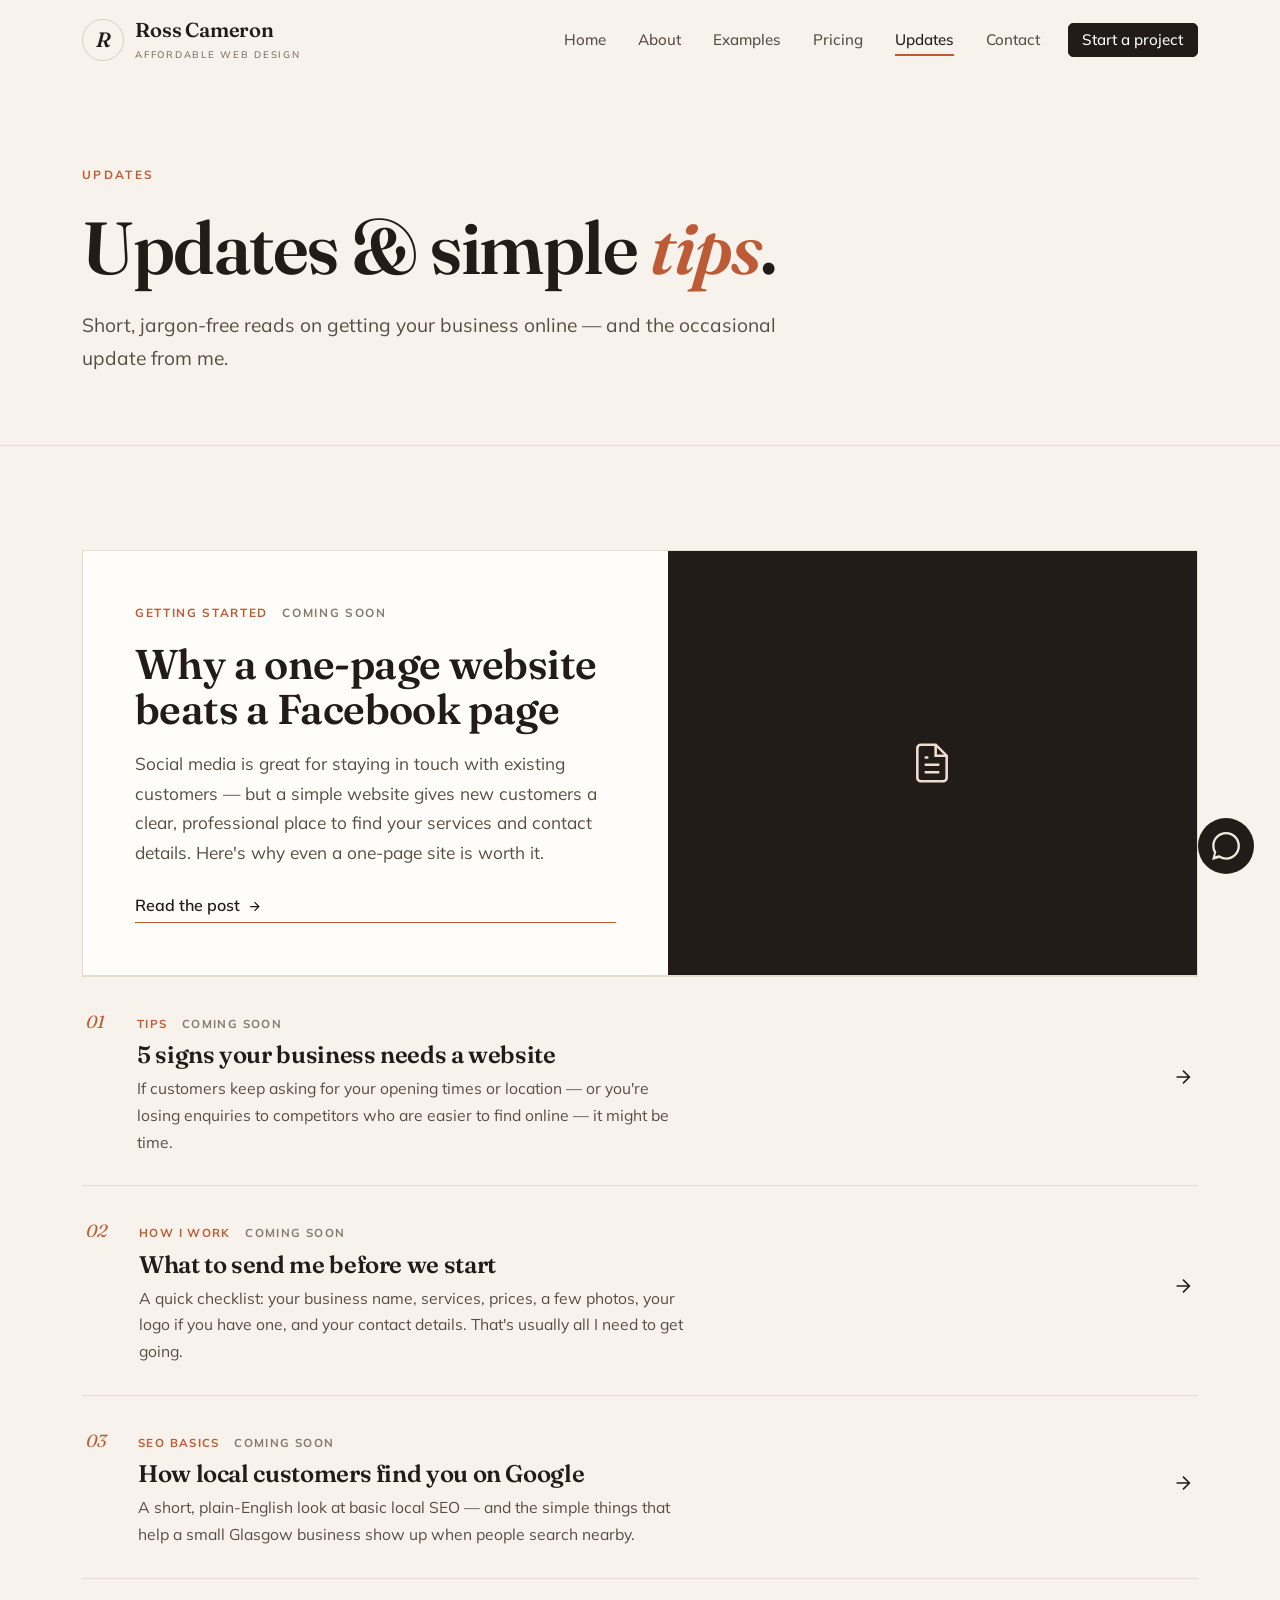
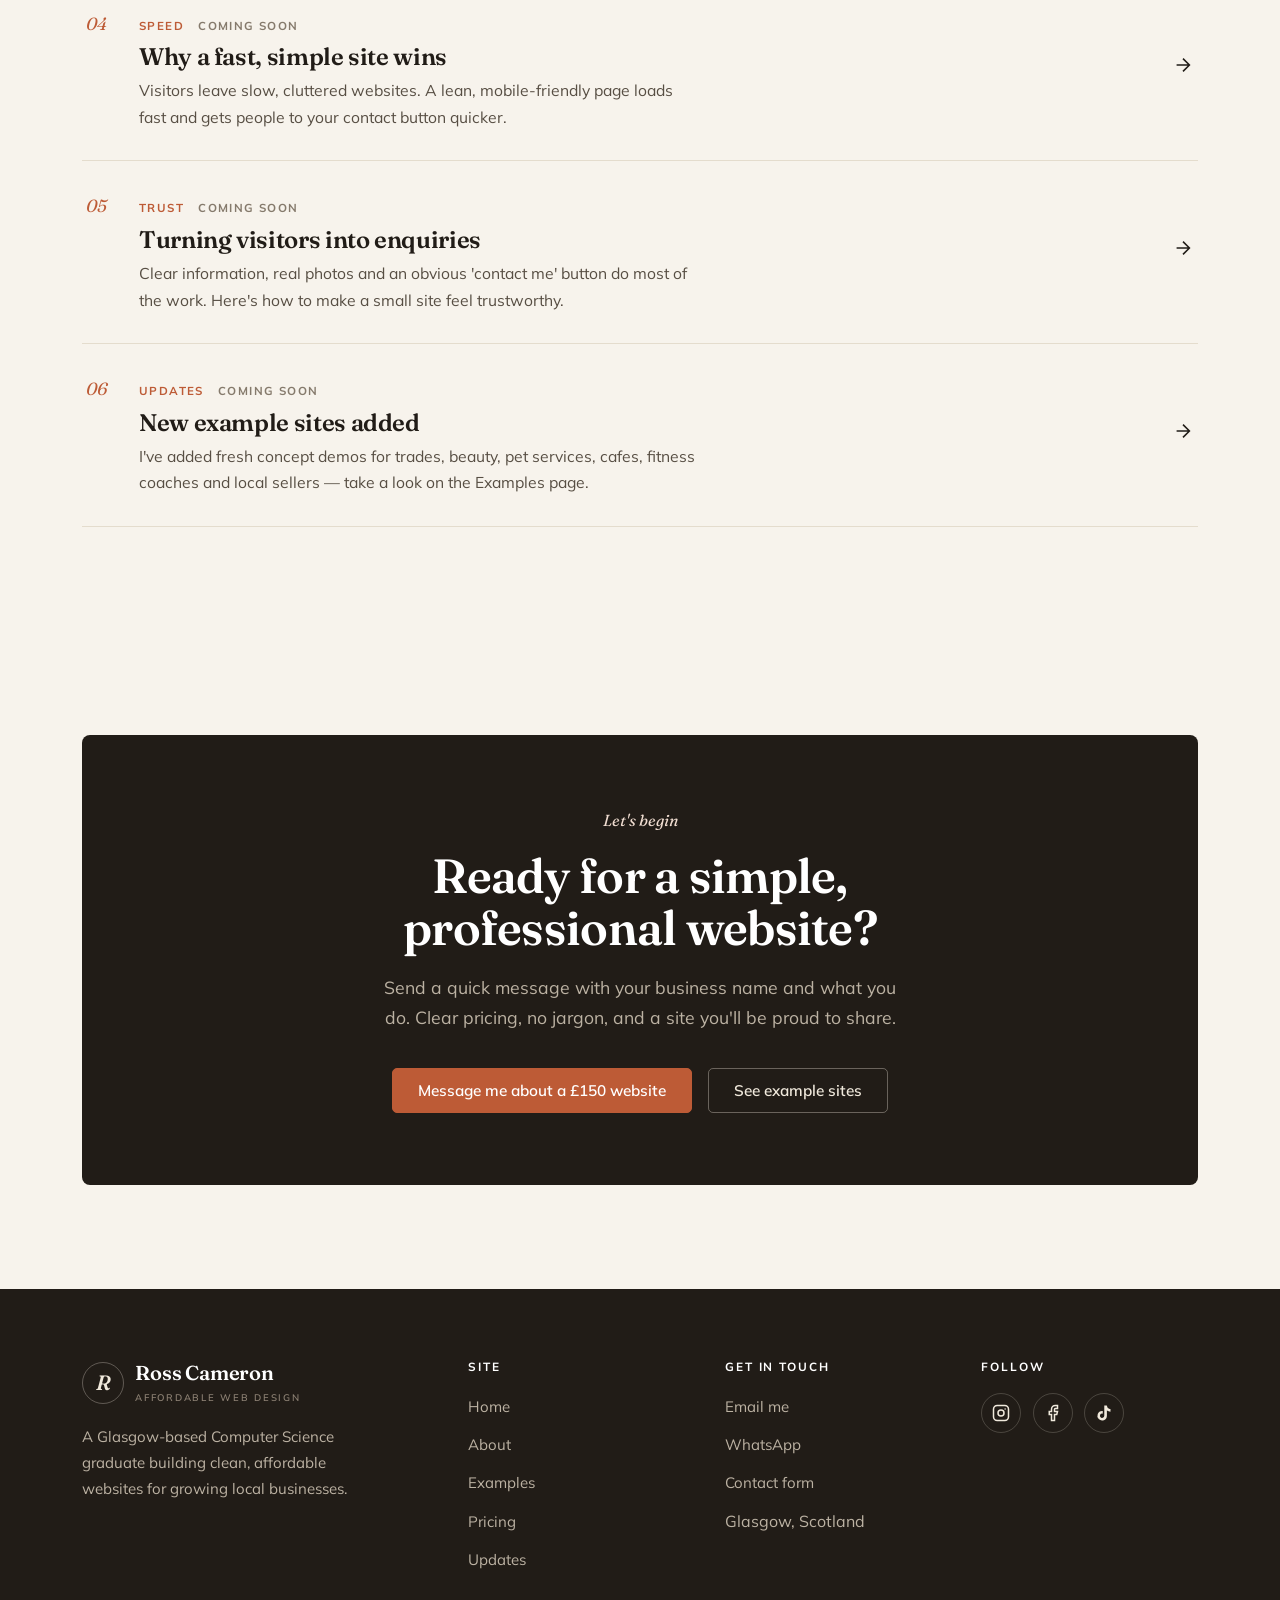
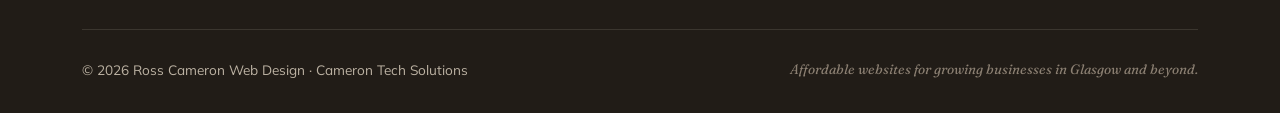
<file: updates.html>
<!DOCTYPE html>
<html lang="en-GB">
<head>
<meta charset="UTF-8">
<meta name="viewport" content="width=device-width, initial-scale=1.0">
<title>Updates & Tips | Ross Cameron Web Design Glasgow</title>
<meta name="description" content="Simple, no-jargon tips on getting your small business online, plus updates from Ross Cameron Web Design in Glasgow.">
<meta name="author" content="Ross Cameron">
<meta property="og:type" content="website">
<meta property="og:title" content="Updates & Tips | Ross Cameron Web Design Glasgow">
<meta property="og:description" content="Simple, no-jargon tips on getting your small business online, plus updates from Ross Cameron Web Design in Glasgow.">
<meta property="og:locale" content="en_GB">
<meta property="og:image" content="https://rosscameronwebdesign.co.uk/og-image.png">
<meta name="twitter:card" content="summary_large_image">
<link rel="icon" href="data:image/svg+xml,%3Csvg xmlns='http://www.w3.org/2000/svg' viewBox='0 0 100 100'%3E%3Crect width='100' height='100' rx='50' fill='%23F7F3EC'/%3E%3Ctext x='50' y='72' font-family='Georgia,serif' font-style='italic' font-size='60' fill='%23211C17' text-anchor='middle'%3ER%3C/text%3E%3C/svg%3E">
<link rel="preconnect" href="https://fonts.googleapis.com">
<link rel="preconnect" href="https://fonts.gstatic.com" crossorigin>
<link href="https://fonts.googleapis.com/css2?family=Fraunces:opsz,wght@9..144,400;9..144,500;9..144,600;9..144,700&family=Mulish:wght@400;500;600;700&display=swap" rel="stylesheet">
<link rel="stylesheet" href="styles.css">
</head>
<body>
<header class="nav" id="nav">
  <div class="nav-inner">
    <a href="index.html" class="brand" aria-label="Ross Cameron Web Design home">
      <span class="logo">R</span>
      <span><span class="name">Ross Cameron</span><small>Affordable Web Design</small></span>
    </a>
    <ul class="nav-links" id="navLinks">
      <li><a href="index.html">Home</a></li><li><a href="about.html">About</a></li><li><a href="examples.html">Examples</a></li><li><a href="pricing.html">Pricing</a></li><li><a href="updates.html" class="active">Updates</a></li><li><a href="contact.html">Contact</a></li>
      <li class="nav-cta"><a href="contact.html" class="btn btn-primary" style="color:white">Start a project</a></li>
    </ul>
    <button class="hamburger" id="hamburger" aria-label="Toggle menu" aria-expanded="false"><span></span><span></span><span></span></button>
  </div>
</header>
<section class="page-hero"><div class="wrap"><div class="crumb">Updates</div><h1>Updates &amp; simple <em>tips</em>.</h1><p>Short, jargon-free reads on getting your business online — and the occasional update from me.</p></div></section>

<section class="section">
  <div class="wrap">
    <div class="featured-post reveal">
      <div class="fp-text">
        <div class="pmeta"><span class="ptag">Getting started</span><span>Coming soon</span></div>
        <h2>Why a one-page website beats a Facebook page</h2>
        <p>Social media is great for staying in touch with existing customers — but a simple website gives new customers a clear, professional place to find your services and contact details. Here's why even a one-page site is worth it.</p>
        <a href="#" class="tlink">Read the post <svg width="15" height="15" viewBox="0 0 24 24" fill="none" stroke="currentColor" stroke-width="2"><path d="M5 12h14M12 5l7 7-7 7"/></svg></a>
      </div>
      <div class="fp-img"><svg width="44" height="44" viewBox="0 0 24 24" fill="none" stroke="currentColor" stroke-width="1.4"><path d="M14 2H6a2 2 0 0 0-2 2v16a2 2 0 0 0 2 2h12a2 2 0 0 0 2-2V8z"/><path d="M14 2v6h6M16 13H8M16 17H8M10 9H8"/></svg></div>
    </div>
    <div class="post-list">
      <article class="post">
      <span class="pno">01</span>
      <div class="pmain">
        <div class="pmeta"><span class="ptag">Tips</span><span>Coming soon</span></div>
        <h3>5 signs your business needs a website</h3>
        <p>If customers keep asking for your opening times or location — or you're losing enquiries to competitors who are easier to find online — it might be time.</p>
      </div>
      <span class="parrow"><svg width="22" height="22" viewBox="0 0 24 24" fill="none" stroke="currentColor" stroke-width="1.7"><path d="M5 12h14M12 5l7 7-7 7"/></svg></span>
    </article>
      <article class="post">
      <span class="pno">02</span>
      <div class="pmain">
        <div class="pmeta"><span class="ptag">How I work</span><span>Coming soon</span></div>
        <h3>What to send me before we start</h3>
        <p>A quick checklist: your business name, services, prices, a few photos, your logo if you have one, and your contact details. That's usually all I need to get going.</p>
      </div>
      <span class="parrow"><svg width="22" height="22" viewBox="0 0 24 24" fill="none" stroke="currentColor" stroke-width="1.7"><path d="M5 12h14M12 5l7 7-7 7"/></svg></span>
    </article>
      <article class="post">
      <span class="pno">03</span>
      <div class="pmain">
        <div class="pmeta"><span class="ptag">SEO basics</span><span>Coming soon</span></div>
        <h3>How local customers find you on Google</h3>
        <p>A short, plain-English look at basic local SEO — and the simple things that help a small Glasgow business show up when people search nearby.</p>
      </div>
      <span class="parrow"><svg width="22" height="22" viewBox="0 0 24 24" fill="none" stroke="currentColor" stroke-width="1.7"><path d="M5 12h14M12 5l7 7-7 7"/></svg></span>
    </article>
      <article class="post">
      <span class="pno">04</span>
      <div class="pmain">
        <div class="pmeta"><span class="ptag">Speed</span><span>Coming soon</span></div>
        <h3>Why a fast, simple site wins</h3>
        <p>Visitors leave slow, cluttered websites. A lean, mobile-friendly page loads fast and gets people to your contact button quicker.</p>
      </div>
      <span class="parrow"><svg width="22" height="22" viewBox="0 0 24 24" fill="none" stroke="currentColor" stroke-width="1.7"><path d="M5 12h14M12 5l7 7-7 7"/></svg></span>
    </article>
      <article class="post">
      <span class="pno">05</span>
      <div class="pmain">
        <div class="pmeta"><span class="ptag">Trust</span><span>Coming soon</span></div>
        <h3>Turning visitors into enquiries</h3>
        <p>Clear information, real photos and an obvious 'contact me' button do most of the work. Here's how to make a small site feel trustworthy.</p>
      </div>
      <span class="parrow"><svg width="22" height="22" viewBox="0 0 24 24" fill="none" stroke="currentColor" stroke-width="1.7"><path d="M5 12h14M12 5l7 7-7 7"/></svg></span>
    </article>
      <article class="post">
      <span class="pno">06</span>
      <div class="pmain">
        <div class="pmeta"><span class="ptag">Updates</span><span>Coming soon</span></div>
        <h3>New example sites added</h3>
        <p>I've added fresh concept demos for trades, beauty, pet services, cafes, fitness coaches and local sellers — take a look on the Examples page.</p>
      </div>
      <span class="parrow"><svg width="22" height="22" viewBox="0 0 24 24" fill="none" stroke="currentColor" stroke-width="1.7"><path d="M5 12h14M12 5l7 7-7 7"/></svg></span>
    </article>
    </div>
  </div>
</section>

<section class="section">
  <div class="wrap">
    <div class="cta-band reveal">
      <span class="em">Let's begin</span>
      <h2>Ready for a simple, professional website?</h2>
      <p>Send a quick message with your business name and what you do. Clear pricing, no jargon, and a site you'll be proud to share.</p>
      <div class="btns">
        <a href="contact.html" class="btn btn-accent">Message me about a £150 website</a>
        <a href="examples.html" class="btn btn-ghost">See example sites</a>
      </div>
    </div>
  </div>
</section>
<footer>
  <div class="wrap">
    <div class="foot-grid">
      <div class="foot-brand">
        <div class="brand"><span class="logo">R</span><span><span class="name">Ross Cameron</span><small>Affordable Web Design</small></span></div>
        <p>A Glasgow-based Computer Science graduate building clean, affordable websites for growing local businesses.</p>
      </div>
      <div class="foot-col"><h4>Site</h4><ul>
        <li><a href="index.html">Home</a></li><li><a href="about.html">About</a></li>
        <li><a href="examples.html">Examples</a></li><li><a href="pricing.html">Pricing</a></li>
        <li><a href="updates.html">Updates</a></li></ul></div>
      <div class="foot-col"><h4>Get in touch</h4><ul>
        <li><a href="mailto:hello@rosscameronwebdesign.co.uk">Email me</a></li>
        <li><a href="https://wa.me/447000000000" target="_blank" rel="noopener">WhatsApp</a></li>
        <li><a href="contact.html">Contact form</a></li>
        <li>Glasgow, Scotland</li></ul></div>
      <div class="foot-col"><h4>Follow</h4><div class="socials">
        <a href="#" aria-label="Instagram"><svg width="18" height="18" viewBox="0 0 24 24" fill="none" stroke="currentColor" stroke-width="2"><rect x="2" y="2" width="20" height="20" rx="5"/><circle cx="12" cy="12" r="4"/><circle cx="17.5" cy="6.5" r="1" fill="currentColor" stroke="none"/></svg></a>
        <a href="#" aria-label="Facebook"><svg width="18" height="18" viewBox="0 0 24 24" fill="none" stroke="currentColor" stroke-width="2"><path d="M18 2h-3a5 5 0 0 0-5 5v3H7v4h3v8h4v-8h3l1-4h-4V7a1 1 0 0 1 1-1h3z"/></svg></a>
        <a href="#" aria-label="TikTok"><svg width="18" height="18" viewBox="0 0 24 24" fill="currentColor"><path d="M19.59 6.69a4.83 4.83 0 0 1-3.77-4.25V2h-3.45v13.67a2.89 2.89 0 0 1-5.2 1.74 2.89 2.89 0 0 1 2.31-4.64 2.93 2.93 0 0 1 .88.13V9.4a6.84 6.84 0 0 0-1-.05A6.33 6.33 0 0 0 5 20.1a6.34 6.34 0 0 0 10.86-4.43V8.69a8.16 8.16 0 0 0 4.77 1.52v-3.4a4.85 4.85 0 0 1-1.04-.12z"/></svg></a>
      </div></div>
    </div>
    <div class="foot-bottom">
      <span>© 2026 Ross Cameron Web Design · Cameron Tech Solutions</span>
      <span class="made">Affordable websites for growing businesses in Glasgow and beyond.</span>
    </div>
  </div>
</footer>
<a href="https://wa.me/447000000000?text=Hi%20Ross%2C%20I'm%20interested%20in%20a%20%C2%A3150%20website." target="_blank" rel="noopener" class="wa-float" aria-label="Message on WhatsApp">
  <svg width="28" height="28" viewBox="0 0 24 24" fill="currentColor"><path d="M.057 24l1.687-6.163a11.867 11.867 0 0 1-1.587-5.946C.16 5.335 5.495 0 12.05 0a11.82 11.82 0 0 1 8.413 3.488 11.82 11.82 0 0 1 3.48 8.414c-.003 6.557-5.338 11.892-11.893 11.892a11.9 11.9 0 0 1-5.688-1.448L.057 24zm6.597-3.807c1.676.995 3.276 1.591 5.392 1.592 5.448 0 9.886-4.434 9.889-9.885.002-5.462-4.415-9.89-9.881-9.892-5.452 0-9.887 4.434-9.889 9.884a9.86 9.86 0 0 0 1.515 5.26l-.999 3.648 3.973-1.039z"/></svg>
</a>

<script src="script.js"></script>
</body>
</html>
</file>
<file: styles.css>
/* ============================================================
   Ross Cameron — Affordable Web Design
   Editorial Studio · Fraunces + Mulish · warm cream + terracotta
   ============================================================ */
:root{
  --paper:#F7F3EC;
  --paper-2:#EFE9DD;
  --card:#FFFDF9;
  --ink:#211C17;
  --ink-soft:#3A332B;
  --grey:#574E43;
  --grey-2:#857A6C;
  --grey-3:#A99E8E;
  --line:#E4DCCD;
  --line-2:#D7CCB9;
  --accent:#BD5B36;
  --accent-2:#9F4827;
  --accent-soft:#F0DDD1;
  --cream:#F0E9DC;
  --serif:'Fraunces',Georgia,'Times New Roman',serif;
  --sans:'Mulish',system-ui,sans-serif;
  --shadow:0 1px 2px rgba(33,28,23,.04), 0 10px 30px -16px rgba(33,28,23,.16);
  --shadow-lg:0 30px 70px -30px rgba(33,28,23,.32);
  --r:8px; --r-sm:5px; --r-lg:14px;
  --maxw:1180px;
}
*{margin:0;padding:0;box-sizing:border-box}
html{scroll-behavior:smooth}
body{font-family:var(--sans);color:var(--grey);background:var(--paper);line-height:1.7;-webkit-font-smoothing:antialiased;overflow-x:hidden}
h1,h2,h3,h4{font-family:var(--serif);color:var(--ink);font-weight:600;line-height:1.08;letter-spacing:-.015em}
a{text-decoration:none;color:inherit}
img{max-width:100%;display:block}
.wrap{max-width:var(--maxw);margin:0 auto;padding:0 32px}

/* ---------- Buttons / links ---------- */
.btn{display:inline-flex;align-items:center;gap:.55rem;font-family:var(--sans);font-weight:600;font-size:.96rem;padding:.85rem 1.55rem;border-radius:var(--r-sm);cursor:pointer;border:1px solid transparent;transition:background .2s,color .2s,border-color .2s,transform .2s;white-space:nowrap;line-height:1}
.btn:hover{transform:translateY(-1px)}
.btn-primary{background:var(--ink);color:var(--paper);border-color:var(--ink)}
.btn-primary:hover{background:#14110D}
.btn-accent{background:var(--accent);color:#fff;border-color:var(--accent)}
.btn-accent:hover{background:var(--accent-2);border-color:var(--accent-2)}
.btn-line{background:transparent;color:var(--ink);border-color:var(--line-2)}
.btn-line:hover{border-color:var(--ink)}
.btn-ghost{background:transparent;color:var(--cream);border-color:rgba(240,233,220,.35)}
.btn-ghost:hover{background:rgba(240,233,220,.1);border-color:rgba(240,233,220,.7)}
.btn-wa{background:var(--ink);color:var(--cream);border-color:var(--ink)}
.btn-wa:hover{background:#14110D}
.tlink{font-family:var(--sans);font-weight:600;color:var(--ink);display:inline-flex;align-items:center;gap:.45rem;border-bottom:1px solid var(--accent);padding-bottom:2px;transition:color .2s,gap .2s}
.tlink:hover{color:var(--accent);gap:.7rem}

/* ---------- Nav ---------- */
header.nav{position:sticky;top:0;z-index:100;background:rgba(247,243,236,.86);backdrop-filter:blur(12px);border-bottom:1px solid transparent;transition:border-color .25s}
header.nav.scrolled{border-color:var(--line)}
.nav-inner{display:flex;align-items:center;justify-content:space-between;height:80px;max-width:var(--maxw);margin:0 auto;padding:0 32px}
.brand{display:flex;align-items:center;gap:.7rem;color:var(--ink)}
.brand .logo{width:42px;height:42px;border-radius:50%;border:1px solid var(--line-2);display:grid;place-items:center;color:var(--ink);font-family:var(--serif);font-weight:600;font-size:1.3rem;font-style:italic}
.brand .name{font-family:var(--serif);font-weight:600;font-size:1.26rem;letter-spacing:-.01em;line-height:1.1}
.brand small{display:block;font-family:var(--sans);font-size:.6rem;font-weight:600;color:var(--grey-2);letter-spacing:.18em;text-transform:uppercase;margin-top:1px}
.nav-links{display:flex;align-items:center;gap:.3rem;list-style:none}
.nav-links a{font-family:var(--sans);font-weight:500;color:var(--grey);font-size:.95rem;padding:.5rem .85rem;position:relative;transition:color .2s}
.nav-links a:hover{color:var(--ink)}
.nav-links a.active{color:var(--ink)}
.nav-links a.active::after{content:"";position:absolute;left:.85rem;right:.85rem;bottom:.1rem;height:1.5px;background:var(--accent)}
.nav-cta{margin-left:.6rem}
.hamburger{display:none;flex-direction:column;gap:5px;background:none;border:none;cursor:pointer;padding:8px}
.hamburger span{width:25px;height:1.8px;background:var(--ink);border-radius:2px;transition:.3s}
.hamburger.open span:nth-child(1){transform:translateY(6.8px) rotate(45deg)}
.hamburger.open span:nth-child(2){opacity:0}
.hamburger.open span:nth-child(3){transform:translateY(-6.8px) rotate(-45deg)}

/* ---------- Eyebrow / section heads (editorial numbered) ---------- */
.eyebrow{display:inline-block;font-family:var(--sans);font-weight:700;font-size:.74rem;letter-spacing:.2em;text-transform:uppercase;color:var(--accent);margin-bottom:1rem}
.section{padding:104px 0}
.section.tight{padding:80px 0}
.section.dark{background:var(--ink);color:var(--cream)}
.section.dark h2,.section.dark h3,.section.dark h4{color:#fff}
.section.dark .eyebrow{color:var(--accent-soft)}
.section.dark .sec-sub{color:#bcb2a3}
.section-head{max-width:680px;margin-bottom:60px;padding-top:24px;border-top:1px solid var(--line)}
.section.dark .section-head{border-color:rgba(240,233,220,.18)}
.section-head .sec-no{font-family:var(--serif);font-style:italic;font-weight:500;font-size:1.05rem;color:var(--accent);display:block;margin-bottom:1.4rem}
.section-head.center{margin-left:auto;margin-right:auto;text-align:center}
h2.sec-title{font-size:clamp(2.1rem,4.6vw,3.2rem);font-weight:600}
.sec-sub{font-size:1.14rem;color:var(--grey);margin-top:1.1rem;max-width:60ch}
.section-head.center .sec-sub{margin-left:auto;margin-right:auto}

/* ---------- Page hero (interior) ---------- */
.page-hero{background:var(--paper);padding:84px 0 70px;border-bottom:1px solid var(--line)}
.page-hero .crumb{font-family:var(--sans);font-weight:700;font-size:.74rem;letter-spacing:.2em;text-transform:uppercase;color:var(--accent);margin-bottom:1.4rem}
.page-hero h1{font-size:clamp(2.6rem,6.5vw,4.6rem);font-weight:600;max-width:16ch;letter-spacing:-.02em}
.page-hero h1 em{font-style:italic;color:var(--accent)}
.page-hero p{color:var(--grey);font-size:1.2rem;max-width:58ch;margin-top:1.4rem}

/* ---------- HOME hero ---------- */
.hero{background:var(--paper);padding:72px 0 96px;border-bottom:1px solid var(--line);position:relative}
.hero-grid{position:relative;display:grid;grid-template-columns:1.1fr .9fr;gap:64px;align-items:center}
.hero .tagpill{display:inline-flex;align-items:center;gap:.55rem;font-family:var(--sans);font-weight:700;font-size:.74rem;letter-spacing:.16em;text-transform:uppercase;color:var(--accent);margin-bottom:1.6rem}
.hero .tagpill .dot{width:7px;height:7px;border-radius:50%;background:var(--accent)}
.hero h1{font-size:clamp(2.8rem,6vw,4.8rem);font-weight:600;letter-spacing:-.025em;margin-bottom:1.4rem}
.hero h1 .mark{font-style:italic;color:var(--ink);position:relative;white-space:nowrap}
.hero h1 .mark::after{content:"";position:absolute;left:.02em;right:.02em;bottom:.04em;height:2px;background:var(--accent)}
.hero p.lead{font-size:1.2rem;color:var(--grey);max-width:48ch;margin-bottom:2.2rem}
.hero p.lead b{color:var(--ink);font-weight:700}
.hero-cta{display:flex;gap:1rem;flex-wrap:wrap;margin-bottom:2rem}
.trust-line{display:flex;align-items:center;gap:.55rem;color:var(--grey-2);font-size:.94rem;font-weight:600}
.trust-line svg{flex:none;color:var(--accent)}

/* hero mockup */
.hero-visual{position:relative}
.browser{background:var(--card);border-radius:10px;box-shadow:var(--shadow-lg);overflow:hidden;border:1px solid var(--line);transform:rotate(1deg);transition:transform .4s}
.hero-visual:hover .browser{transform:rotate(0)}
.browser-bar{background:var(--paper-2);padding:.6rem .85rem;display:flex;align-items:center;gap:.45rem;border-bottom:1px solid var(--line)}
.bd{width:9px;height:9px;border-radius:50%;background:var(--line-2)}
.browser-bar .url{margin-left:.6rem;flex:1;background:var(--card);border-radius:5px;font-size:.66rem;color:var(--grey-3);padding:.3rem .6rem;font-family:var(--sans)}
.mock-hero{background:var(--ink);padding:1.6rem 1.5rem;color:#fff}
.mock-hero .mt{font-family:var(--serif);font-weight:600;font-size:1.3rem}
.mock-hero .ms{font-size:.74rem;color:#bcb2a3;margin:.4rem 0 .9rem}
.mock-btn{display:inline-block;background:var(--accent);color:#fff;font-size:.64rem;font-weight:700;padding:.36rem .8rem;border-radius:4px;font-family:var(--sans)}
.mock-row{display:flex;gap:.7rem;padding:1.2rem 1.5rem}
.mock-card{flex:1;background:var(--paper);border:1px solid var(--line);border-radius:7px;padding:.75rem}
.mock-card .ico{width:22px;height:22px;border-radius:5px;background:var(--accent);opacity:.85;margin-bottom:.5rem}
.mock-card .ln{height:5px;background:var(--line);border-radius:3px;margin-bottom:5px}
.mock-card .ln.s{width:60%}
.badge-float{position:absolute;bottom:-22px;left:-22px;background:var(--card);border:1px solid var(--line);border-radius:12px;padding:.9rem 1.2rem;box-shadow:var(--shadow-lg);display:flex;align-items:center;gap:.8rem}
.badge-float .pt{font-family:var(--serif);font-weight:600;font-size:1.9rem;color:var(--ink);line-height:1}
.badge-float small{display:block;font-size:.66rem;color:var(--grey-2);font-weight:600;letter-spacing:.04em;text-transform:uppercase;margin-top:3px}
.badge-float .dotmark{width:9px;height:9px;border-radius:50%;background:var(--accent)}

/* ---------- Marquee (editorial ticker) ---------- */
.marquee{background:var(--ink);overflow:hidden;border-top:1px solid var(--ink);border-bottom:1px solid var(--ink)}
.marquee-track{display:flex;gap:2.6rem;white-space:nowrap;padding:.9rem 0;animation:scroll 34s linear infinite;width:max-content}
.marquee span{font-family:var(--sans);font-weight:600;color:var(--cream);font-size:.82rem;letter-spacing:.16em;text-transform:uppercase;display:flex;align-items:center;gap:2.6rem}
.marquee span::after{content:"·";color:var(--accent);font-size:1rem}
@keyframes scroll{to{transform:translateX(-50%)}}

/* ---------- Problem / Solution ---------- */
.ps-grid{display:grid;grid-template-columns:1fr 1fr;gap:0}
.ps-card{padding:44px;border:1px solid var(--line)}
.ps-card.problem{background:var(--card);border-right:none}
.ps-card.solution{background:var(--ink);color:var(--cream);border-color:var(--ink)}
.ps-card .tag{font-family:var(--serif);font-style:italic;font-size:1rem;color:var(--accent);margin-bottom:1.2rem;display:block}
.ps-card.solution .tag{color:var(--accent-soft)}
.ps-card h3{font-size:1.6rem;margin-bottom:.9rem;font-weight:600}
.ps-card.solution h3{color:#fff}

/* ---------- Included list ---------- */
.inc-list{list-style:none;display:grid;grid-template-columns:1fr 1fr;gap:0 36px}
.inc-list li{display:flex;align-items:center;gap:.8rem;font-weight:500;color:var(--ink);font-size:1.02rem;padding:.85rem 0;border-bottom:1px solid var(--line)}
.section.dark .inc-list li{color:#fff;border-color:rgba(240,233,220,.16)}
.inc-list li .ck{flex:none;color:var(--accent);display:grid;place-items:center}

/* ---------- Examples ---------- */
.ex-grid{display:grid;grid-template-columns:repeat(3,1fr);gap:32px}
.ex-card{background:var(--card);border:1px solid var(--line);overflow:hidden;transition:transform .25s,box-shadow .25s;display:flex;flex-direction:column}
.ex-card:hover{transform:translateY(-5px);box-shadow:var(--shadow-lg)}
.ex-thumb{height:178px;position:relative;overflow:hidden;padding:18px;border-bottom:1px solid var(--line)}
.ex-thumb .mini{position:absolute;inset:18px;border-radius:6px;background:#fff;box-shadow:0 12px 26px -12px rgba(33,28,23,.4);overflow:hidden;border:1px solid var(--line)}
.mini-bar{height:15px;background:var(--paper-2);display:flex;align-items:center;gap:3px;padding:0 6px}
.mini-bar i{width:4px;height:4px;border-radius:50%;background:var(--line-2)}
.mini-hero{padding:11px;color:#fff}
.mini-hero .t{height:7px;width:56%;background:rgba(255,255,255,.95);border-radius:3px;margin-bottom:5px}
.mini-hero .s{height:4px;width:80%;background:rgba(255,255,255,.5);border-radius:3px;margin-bottom:4px}
.mini-hero .b{height:9px;width:36px;border-radius:3px;margin-top:8px;background:var(--accent)}
.mini-cards{display:flex;gap:5px;padding:9px 11px}
.mini-cards .c{flex:1;height:26px;background:var(--paper-2);border-radius:3px}
.tag-trades{background:#2A2620}.tag-beauty{background:#6B3A47}.tag-pet{background:#3A5145}
.tag-cafe{background:#6E4A30}.tag-fit{background:#384458}.tag-shop{background:#473C58}
.ex-body{padding:28px;display:flex;flex-direction:column;flex:1}
.ex-kicker{font-family:var(--sans);font-size:.72rem;font-weight:700;letter-spacing:.16em;text-transform:uppercase;color:var(--accent);margin-bottom:.7rem}
.ex-card h3{font-size:1.5rem;margin-bottom:.6rem;font-weight:600}
.ex-card p{font-size:.96rem;margin-bottom:1.2rem;flex:1}
.ex-card .concept{font-size:.78rem;color:var(--grey-2);font-style:italic;font-family:var(--serif);margin-bottom:1.2rem}
.view-demo{align-self:flex-start;background:none;border:none;cursor:pointer;font-family:var(--sans);font-weight:600;font-size:.95rem;color:var(--ink);border-bottom:1px solid var(--accent);padding:0 0 3px;display:inline-flex;align-items:center;gap:.45rem;transition:color .2s,gap .2s}
.view-demo:hover{color:var(--accent);gap:.7rem}

/* ---------- Before / After slider ---------- */
.ba-wrap{max-width:880px;margin:0 auto}
.ba{position:relative;border:1px solid var(--line);overflow:hidden;box-shadow:var(--shadow-lg);aspect-ratio:16/10;user-select:none;background:#fff;touch-action:none}
.ba-pane{position:absolute;inset:0;overflow:hidden}
.ba-pane .inner{position:absolute;inset:0;width:100%;height:100%}
.ba-after{z-index:1}
.ba-before{z-index:2;width:50%;border-right:2px solid var(--accent)}
.ba-label{position:absolute;top:16px;font-family:var(--sans);font-weight:700;font-size:.68rem;letter-spacing:.14em;text-transform:uppercase;padding:.3rem .7rem;border-radius:3px;z-index:4}
.ba-label.before{left:16px;background:rgba(33,28,23,.82);color:var(--cream)}
.ba-label.after{right:16px;background:var(--accent);color:#fff}
.ba-handle{position:absolute;top:0;bottom:0;left:50%;width:2px;background:var(--accent);z-index:3;transform:translateX(-50%);cursor:ew-resize}
.ba-knob{position:absolute;top:50%;left:50%;transform:translate(-50%,-50%);width:46px;height:46px;border-radius:50%;background:#fff;border:2px solid var(--accent);display:grid;place-items:center;color:var(--accent)}
.ba input[type=range]{position:absolute;inset:0;width:100%;height:100%;opacity:0;cursor:ew-resize;z-index:5;margin:0}
.fauxsite{position:absolute;inset:0;display:flex;flex-direction:column;font-family:var(--sans)}
.fauxsite.old{background:var(--paper-2);align-items:center;justify-content:center;text-align:center;color:var(--grey-2);padding:24px}
.fauxsite.old .ph{width:62px;height:62px;border-radius:12px;background:var(--line-2);display:grid;place-items:center;margin:0 auto 14px;color:var(--grey-3)}
.fauxsite.old .l{height:10px;width:160px;background:var(--line-2);border-radius:4px;margin:5px auto}
.fauxsite.old .l.s{width:108px}
.fauxsite.new{background:#fff}
.fauxsite.new .fh{background:var(--ink);color:#fff;padding:28px 32px}
.fauxsite.new .fh .ft{font-family:var(--serif);font-weight:600;font-size:1.6rem}
.fauxsite.new .fh .fs{color:#bcb2a3;font-size:.86rem;margin:.5rem 0 1rem}
.fauxsite.new .fh .fb{display:inline-block;background:var(--accent);color:#fff;font-family:var(--sans);font-weight:700;font-size:.76rem;padding:.45rem 1rem;border-radius:4px}
.fauxsite.new .fcards{display:flex;gap:14px;padding:26px 32px}
.fauxsite.new .fcards .fc{flex:1;border:1px solid var(--line);border-radius:8px;padding:14px;height:92px}
.fauxsite.new .fcards .fc .fci{width:30px;height:30px;border-radius:7px;background:var(--accent);opacity:.85}
.fauxsite.new .fcards .fc .fl{height:7px;background:var(--line);border-radius:3px;margin-top:12px}
.fauxsite.new .fcards .fc .fl.s{width:58%;margin-top:6px}
.ba-note{text-align:center;color:var(--grey-2);font-size:.92rem;font-style:italic;font-family:var(--serif);margin-top:1.4rem}

/* ---------- Process ---------- */
.steps{display:grid;grid-template-columns:repeat(4,1fr);border-top:1px solid var(--line)}
.step{padding:34px 28px 34px 0;border-bottom:1px solid var(--line)}
.step .num{font-family:var(--serif);font-style:italic;font-weight:500;font-size:2.6rem;color:var(--accent);line-height:1;margin-bottom:.8rem}
.step h3{font-size:1.3rem;margin-bottom:.5rem;font-weight:600}
.step p{font-size:.95rem}
.proc-note{margin-top:40px;color:var(--grey-2);font-size:1.05rem;font-style:italic;font-family:var(--serif);max-width:600px}

/* ---------- Why grid ---------- */
.why-grid{display:grid;grid-template-columns:repeat(4,1fr);gap:0}
.why-item{padding:32px;border:1px solid var(--line);margin:-0.5px}
.why-item .ic{width:46px;height:46px;border-radius:50%;border:1px solid var(--line-2);color:var(--accent);display:grid;place-items:center;margin-bottom:18px}
.why-item h4{font-size:1.2rem;margin-bottom:.4rem;font-weight:600}
.why-item p{font-size:.92rem}

/* ---------- About ---------- */
.about-grid{display:grid;grid-template-columns:.82fr 1.18fr;gap:60px;align-items:start}
.about-photo{background:var(--ink);aspect-ratio:4/5;display:flex;flex-direction:column;align-items:center;justify-content:center;color:var(--cream);position:relative;overflow:hidden;border-radius:var(--r)}
.about-photo .avatar{width:118px;height:118px;border-radius:50%;border:1px solid rgba(240,233,220,.35);color:var(--cream);font-family:var(--serif);font-style:italic;font-weight:500;font-size:2.8rem;display:grid;place-items:center;margin-bottom:1.1rem}
.about-photo .ph-note{font-size:.84rem;color:#bcb2a3;max-width:78%;text-align:center;font-style:italic;font-family:var(--serif)}
.about-body h2{font-size:clamp(1.9rem,3.8vw,2.6rem);margin-bottom:1.3rem;font-weight:600}
.about-body p{margin-bottom:1.3rem;font-size:1.12rem}
.about-body p b{color:var(--ink);font-weight:700}
.about-stats{display:flex;gap:0;flex-wrap:wrap;margin-top:2rem;border-top:1px solid var(--line)}
.about-stats .st{padding:1.6rem 2.4rem 0 0}
.about-stats .st .n{font-family:var(--serif);font-weight:600;font-size:2.4rem;color:var(--ink);line-height:1}
.about-stats .st .lbl{font-size:.82rem;color:var(--grey-2);letter-spacing:.04em;text-transform:uppercase;font-weight:600;margin-top:.5rem}

/* ---------- Quote band ---------- */
.quote-band{background:var(--ink);color:var(--cream);border-radius:var(--r);padding:64px;position:relative}
.quote-band p{font-family:var(--serif);font-weight:500;font-size:clamp(1.5rem,3vw,2.2rem);line-height:1.32;color:#fff;letter-spacing:-.01em;font-style:italic}
.quote-band .sig{display:block;margin-top:1.4rem;font-family:var(--sans);font-weight:600;font-size:.84rem;letter-spacing:.14em;text-transform:uppercase;color:var(--accent-soft);font-style:normal}

/* ---------- Pricing ---------- */
.price-layout{display:grid;grid-template-columns:1.05fr .95fr;gap:0;border:1px solid var(--line)}
.price-main{background:var(--ink);color:var(--cream);padding:48px}
.price-main .label{font-family:var(--sans);font-weight:700;font-size:.74rem;letter-spacing:.2em;text-transform:uppercase;color:var(--accent-soft)}
.price-main .amount{font-family:var(--serif);font-weight:600;font-size:5rem;color:#fff;line-height:1;margin:.8rem 0 .4rem}
.price-main .amount small{font-size:1.1rem;color:#bcb2a3;font-weight:400;font-family:var(--sans)}
.price-main .sub{color:#bcb2a3;font-size:1rem;margin-bottom:2rem}
.price-feats{list-style:none;display:grid;gap:0}
.price-feats li{display:flex;gap:.7rem;align-items:center;font-weight:500;color:#fff;font-size:1rem;padding:.7rem 0;border-bottom:1px solid rgba(240,233,220,.16)}
.price-feats li svg{flex:none;color:var(--accent-soft)}
.price-aside{background:var(--card);padding:48px;display:flex;flex-direction:column;justify-content:center}
.price-aside h3{font-size:1.7rem;margin-bottom:1rem;font-weight:600}
.price-aside p{font-size:1.06rem;margin-bottom:2rem}
.price-aside .ps-mark{font-family:var(--serif);font-style:italic;font-size:1rem;color:var(--accent);margin-bottom:1.2rem;display:block}

/* ---------- FAQ ---------- */
.faq-wrap{max-width:780px;margin:0 auto;border-top:1px solid var(--line)}
.faq{border-bottom:1px solid var(--line)}
.faq-q{width:100%;text-align:left;background:none;border:none;cursor:pointer;padding:26px 4px;display:flex;justify-content:space-between;align-items:center;gap:1.5rem;font-family:var(--serif);font-weight:600;font-size:1.3rem;color:var(--ink)}
.faq-q .ico{flex:none;width:26px;height:26px;display:grid;place-items:center;color:var(--accent);transition:transform .25s}
.faq.open .faq-q .ico{transform:rotate(45deg)}
.faq-a{max-height:0;overflow:hidden;transition:max-height .3s ease}
.faq-a p{padding:0 4px 26px;color:var(--grey);font-size:1.05rem;max-width:64ch}

/* ---------- Blog / Updates (magazine) ---------- */
.featured-post{display:grid;grid-template-columns:1.05fr .95fr;border:1px solid var(--line);margin-bottom:0}
.featured-post .fp-text{padding:52px;background:var(--card);display:flex;flex-direction:column;justify-content:center}
.featured-post .pmeta{display:flex;gap:.9rem;align-items:center;font-family:var(--sans);font-size:.74rem;font-weight:700;letter-spacing:.14em;text-transform:uppercase;color:var(--grey-2);margin-bottom:1.2rem}
.featured-post .ptag{color:var(--accent)}
.featured-post h2{font-size:clamp(1.8rem,3.4vw,2.6rem);margin-bottom:1.1rem;font-weight:600}
.featured-post p{margin-bottom:1.6rem;font-size:1.08rem}
.featured-post .fp-img{background:var(--ink);position:relative;overflow:hidden;display:grid;place-items:center;color:var(--accent-soft);min-height:280px}
.post-list{border-top:1px solid var(--line)}
.post{display:grid;grid-template-columns:auto 1fr auto;gap:2rem;align-items:baseline;padding:30px 4px;border-bottom:1px solid var(--line);transition:background .2s;cursor:pointer}
.post:hover{background:var(--card)}
.post .pno{font-family:var(--serif);font-style:italic;color:var(--accent);font-size:1.1rem}
.post .pmain .pmeta{display:flex;gap:.9rem;align-items:center;font-family:var(--sans);font-size:.72rem;font-weight:700;letter-spacing:.12em;text-transform:uppercase;color:var(--grey-2);margin-bottom:.5rem}
.post .pmain .ptag{color:var(--accent)}
.post h3{font-size:1.5rem;font-weight:600;margin-bottom:.4rem;line-height:1.15}
.post p{font-size:.98rem;max-width:62ch}
.post .parrow{color:var(--ink);align-self:center;transition:transform .2s,color .2s}
.post:hover .parrow{color:var(--accent);transform:translateX(4px)}

/* ---------- Contact ---------- */
.contact-grid{display:grid;grid-template-columns:repeat(3,1fr);border:1px solid var(--line);margin-bottom:60px}
.contact-card{background:var(--card);padding:38px;text-align:left;transition:background .2s;display:flex;flex-direction:column;border-right:1px solid var(--line)}
.contact-card:last-child{border-right:none}
.contact-card:hover{background:var(--paper)}
.contact-card .ic{width:50px;height:50px;border-radius:50%;border:1px solid var(--line-2);color:var(--accent);display:grid;place-items:center;margin-bottom:18px}
.contact-card h3{font-size:1.4rem;margin-bottom:.5rem;font-weight:600}
.contact-card p{font-size:.94rem;margin-bottom:1.5rem;flex:1}
.form-card{background:var(--card);border:1px solid var(--line);border-radius:var(--r);padding:52px;max-width:760px;margin:0 auto}
.form-card h2{font-size:1.9rem;margin-bottom:.6rem;font-weight:600}
.form-card .fsub{color:var(--grey-2);margin-bottom:2.2rem;font-size:1.05rem}
.field{margin-bottom:1.5rem}
.field label{display:block;font-family:var(--sans);font-weight:700;font-size:.82rem;letter-spacing:.06em;text-transform:uppercase;color:var(--ink);margin-bottom:.6rem}
.field input,.field textarea{width:100%;border:1px solid var(--line-2);border-radius:var(--r-sm);padding:.9rem 1rem;font-family:var(--sans);font-size:1rem;color:var(--ink);background:var(--paper);transition:border-color .2s,background .2s}
.field input::placeholder,.field textarea::placeholder{color:var(--grey-3)}
.field input:focus,.field textarea:focus{outline:none;border-color:var(--accent);background:#fff}
.field textarea{min-height:140px;resize:vertical}
.field-row{display:grid;grid-template-columns:1fr 1fr;gap:1.5rem}
.checks{display:flex;flex-wrap:wrap;gap:.7rem;margin-top:.5rem}
.checks label{display:inline-flex;align-items:center;gap:.5rem;background:var(--paper);border:1px solid var(--line-2);border-radius:var(--r-sm);padding:.55rem 1rem;font-family:var(--sans);font-weight:500;font-size:.92rem;color:var(--grey);text-transform:none;letter-spacing:0;cursor:pointer;transition:.2s}
.checks label:has(input:checked){background:var(--accent);border-color:var(--accent);color:#fff}
.checks input{accent-color:var(--accent);width:15px;height:15px}
.form-note{font-size:.82rem;color:var(--grey-3);margin-top:1.1rem;font-style:italic}

/* ---------- CTA band ---------- */
.cta-band{background:var(--ink);border-radius:var(--r);padding:72px;text-align:center;position:relative;overflow:hidden}
.cta-band .em{font-family:var(--serif);font-style:italic;color:var(--accent-soft);font-size:1rem;display:block;margin-bottom:1rem}
.cta-band h2{font-size:clamp(2rem,4.4vw,3rem);margin-bottom:1.2rem;color:#fff;font-weight:600;max-width:18ch;margin-inline:auto}
.cta-band p{color:#bcb2a3;max-width:540px;margin:0 auto 2.2rem;font-size:1.1rem}
.cta-band .btns{display:flex;gap:1rem;justify-content:center;flex-wrap:wrap}

/* ---------- Footer ---------- */
footer{background:var(--ink);color:#bcb2a3;padding:72px 0 32px}
footer .brand{color:#fff}
footer .brand .logo{border-color:rgba(240,233,220,.3);color:var(--cream)}
footer .brand .name{color:#fff}
footer .brand small{color:#8c8073}
.foot-grid{display:grid;grid-template-columns:1.6fr 1fr 1fr 1fr;gap:40px;padding-bottom:44px;border-bottom:1px solid rgba(240,233,220,.12)}
.foot-brand p{font-size:.94rem;max-width:280px;margin-top:1.2rem;line-height:1.7}
.foot-col h4{color:#fff;font-family:var(--sans);font-size:.74rem;font-weight:700;letter-spacing:.16em;text-transform:uppercase;margin-bottom:1.2rem}
.foot-col ul{list-style:none}
.foot-col li{margin-bottom:.7rem}
.foot-col a{font-size:.94rem;transition:color .2s}
.foot-col a:hover{color:var(--accent-soft)}
.foot-bottom{display:flex;justify-content:space-between;align-items:center;flex-wrap:wrap;gap:1rem;padding-top:28px;font-size:.85rem}
.foot-bottom .made{color:#8c8073;font-style:italic;font-family:var(--serif)}
.socials{display:flex;gap:.7rem}
.socials a{width:40px;height:40px;border-radius:50%;border:1px solid rgba(240,233,220,.2);display:grid;place-items:center;color:var(--cream);transition:.2s}
.socials a:hover{background:var(--accent);color:#fff;border-color:var(--accent)}

/* ---------- Floating WhatsApp ---------- */
.wa-float{position:fixed;bottom:26px;right:26px;width:56px;height:56px;border-radius:50%;background:var(--ink);display:grid;place-items:center;box-shadow:var(--shadow-lg);z-index:90;transition:transform .2s,background .2s;color:var(--cream)}
.wa-float:hover{transform:scale(1.07);background:var(--accent);color:#fff}

/* ---------- Modal ---------- */
.modal-overlay{position:fixed;inset:0;background:rgba(33,28,23,.66);backdrop-filter:blur(4px);z-index:200;display:none;align-items:center;justify-content:center;padding:24px;opacity:0;transition:opacity .25s}
.modal-overlay.show{display:flex;opacity:1}
.modal{background:var(--card);border-radius:var(--r);max-width:560px;width:100%;overflow:hidden;box-shadow:var(--shadow-lg);transform:translateY(18px);transition:transform .3s}
.modal-overlay.show .modal{transform:translateY(0)}
.modal-preview{height:236px;position:relative;display:flex;align-items:center;justify-content:center;padding:26px;border-bottom:1px solid var(--line)}
.modal-preview .mini{position:relative;width:76%;border-radius:7px;border:1px solid var(--line);overflow:hidden;box-shadow:var(--shadow)}
.modal-body{padding:34px}
.modal-body .ex-kicker{margin-bottom:.6rem}
.modal-body h3{font-size:1.7rem;margin-bottom:.8rem;font-weight:600}
.modal-body>p{margin-bottom:1.6rem;font-size:1.02rem}
.modal-feats{list-style:none;display:grid;grid-template-columns:1fr 1fr;gap:0 1.4rem;margin-bottom:1.8rem}
.modal-feats li{display:flex;gap:.5rem;align-items:center;font-size:.94rem;color:var(--ink);font-weight:500;padding:.45rem 0;border-bottom:1px solid var(--line)}
.modal-feats li svg{color:var(--accent);flex:none}
.modal-close{position:absolute;top:16px;right:16px;width:34px;height:34px;border-radius:50%;background:var(--card);border:1px solid var(--line);cursor:pointer;display:grid;place-items:center;color:var(--ink);z-index:3}
.modal-close:hover{background:var(--accent);border-color:var(--accent);color:#fff}
.modal-note{font-size:.82rem;color:var(--grey-2);font-style:italic;font-family:var(--serif);margin-bottom:1.5rem}

/* ---------- Reveal ---------- */
.reveal{opacity:0;transform:translateY(22px);transition:opacity .7s ease,transform .7s ease}
.reveal.in{opacity:1;transform:none}

/* ---------- Responsive ---------- */
@media(max-width:980px){
  .hero-grid,.about-grid,.price-layout,.featured-post{grid-template-columns:1fr}
  .price-main,.price-aside,.featured-post .fp-text{padding:40px}
  .ex-grid{grid-template-columns:repeat(2,1fr)}
  .why-grid,.contact-grid{grid-template-columns:repeat(2,1fr)}
  .steps{grid-template-columns:repeat(2,1fr)}
  .hero-visual{max-width:440px;margin:0 auto}
  .inc-list{grid-template-columns:1fr}
  .featured-post .fp-img{min-height:220px}
  .contact-card{border-right:none;border-bottom:1px solid var(--line)}
}
@media(max-width:760px){
  .nav-links{position:fixed;top:80px;left:0;right:0;background:var(--paper);flex-direction:column;align-items:stretch;padding:18px 32px 28px;gap:0;border-bottom:1px solid var(--line);box-shadow:var(--shadow);transform:translateY(-130%);transition:transform .32s ease;visibility:hidden}
  .nav-links.open{transform:translateY(0);visibility:visible}
  .nav-links li{border-bottom:1px solid var(--line)}
  .nav-links li:last-child{border:none;padding-top:14px}
  .nav-links a{display:block;padding:14px 4px;font-size:1.08rem}
  .nav-links a.active::after{display:none}
  .nav-cta{margin:0}.nav-cta .btn{width:100%;justify-content:center}
  .hamburger{display:flex}
  .ps-grid{grid-template-columns:1fr}
  .ps-card.problem{border-right:1px solid var(--line)}
  .field-row{grid-template-columns:1fr}
  .section{padding:72px 0}
  .cta-band,.form-card,.quote-band{padding:40px 28px}
  .foot-grid{grid-template-columns:1fr 1fr;gap:28px}
  .modal-feats{grid-template-columns:1fr}
  .post{grid-template-columns:auto 1fr;gap:1.2rem}
  .post .parrow{display:none}
}
@media(max-width:520px){
  .ex-grid,.why-grid,.contact-grid,.steps{grid-template-columns:1fr}
  .hero-cta .btn,.cta-band .btns .btn{width:100%;justify-content:center}
  .wrap{padding:0 22px}
  .foot-grid{grid-template-columns:1fr}
}

/* ---------- Hero embellishments: warm glow, phone pairing, living cursor ---------- */
.hero-visual{position:relative;z-index:1}
.hero-visual::before{content:"";position:absolute;width:128%;height:128%;left:-14%;top:-12%;z-index:0;pointer-events:none;background:radial-gradient(closest-side at 58% 42%, rgba(189,91,54,.20), rgba(189,91,54,.06) 55%, transparent 72%)}
.browser{position:relative;z-index:2}
.badge-float{z-index:6}
.mock-hero{position:relative;overflow:visible}
.mock-btn{position:relative;animation:mockBtn 4.6s ease-in-out infinite}
.mock-btn::after{content:"";position:absolute;inset:-1px;border-radius:5px;border:1.5px solid rgba(240,233,220,.85);opacity:0;pointer-events:none;animation:mockRipple 4.6s ease-out infinite}
.mock-cursor{position:absolute;left:92px;bottom:20px;width:15px;height:19px;color:#fff;z-index:7;pointer-events:none;animation:mockTap 4.6s ease-in-out infinite}
.mock-cursor svg{width:100%;height:100%;filter:drop-shadow(0 1px 1.6px rgba(0,0,0,.6))}
@keyframes mockTap{0%,38%{transform:translate(0,0)}48%{transform:translate(-3px,-3px) scale(.85)}58%{transform:translate(0,0) scale(1)}100%{transform:translate(0,0)}}
@keyframes mockBtn{0%,44%{transform:scale(1)}50%{transform:scale(.92)}58%{transform:scale(1)}100%{transform:scale(1)}}
@keyframes mockRipple{0%,48%{opacity:0;transform:scale(1)}54%{opacity:.7;transform:scale(1)}82%{opacity:0;transform:scale(1.7)}100%{opacity:0}}
.phone-mock{position:absolute;right:-16px;bottom:-28px;width:116px;z-index:5;transform:rotate(-4deg);transition:transform .4s}
.hero-visual:hover .phone-mock{transform:rotate(-1deg) translateY(-4px)}
.phone-screen{background:var(--card);border:5px solid var(--ink);border-radius:20px;overflow:hidden;box-shadow:var(--shadow-lg)}
.pm-hero{background:var(--ink);padding:13px 11px}
.pm-hero .pm-t{height:6px;width:68%;background:#fff;border-radius:3px;margin-bottom:6px}
.pm-hero .pm-s{height:4px;width:90%;background:rgba(255,255,255,.45);border-radius:3px;margin-bottom:4px}
.pm-hero .pm-btn{display:block;width:44px;height:10px;background:var(--accent);border-radius:3px;margin-top:9px}
.pm-card{height:22px;margin:9px 11px;background:var(--paper-2);border-radius:5px}
.pm-card:last-child{width:60%}
@media(max-width:520px){.phone-mock{display:none}}
@media(prefers-reduced-motion:reduce){.mock-cursor{display:none}.mock-btn,.mock-btn::after,.marquee-track{animation:none!important}}
</file>
